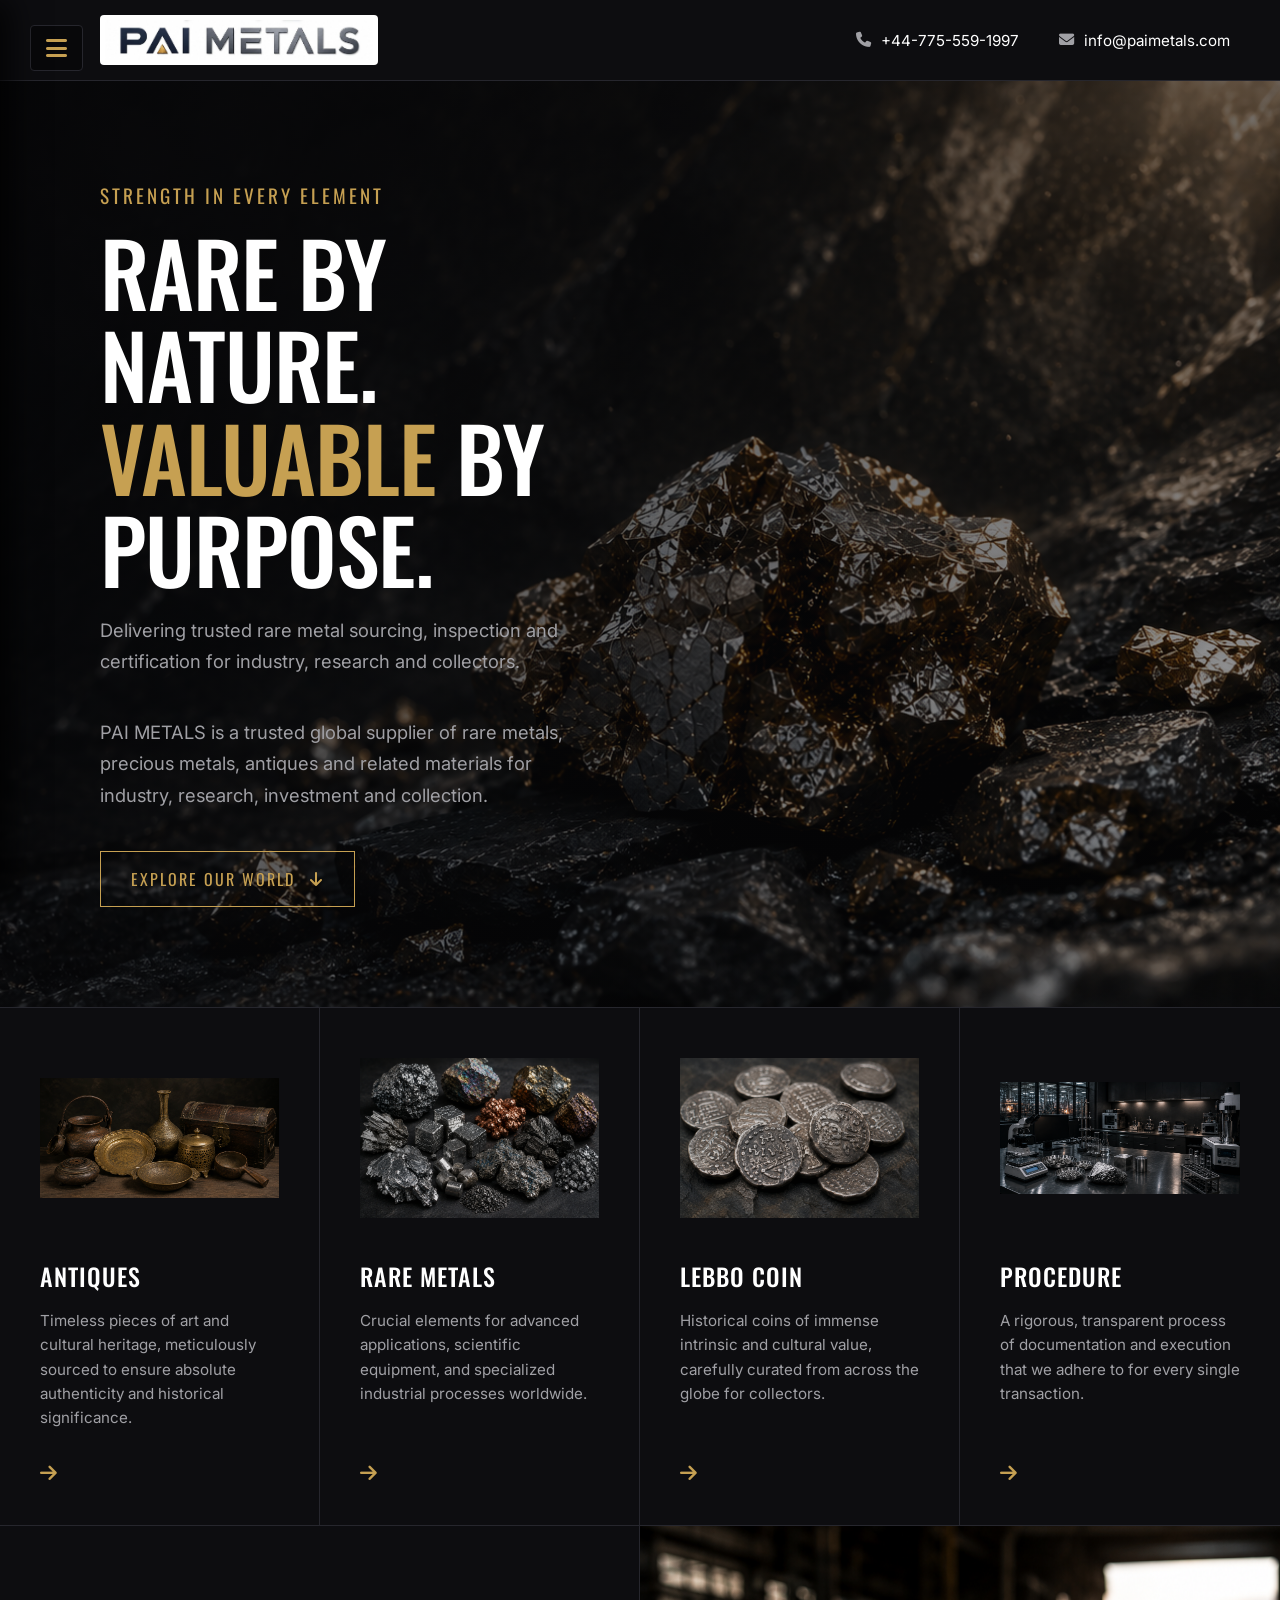
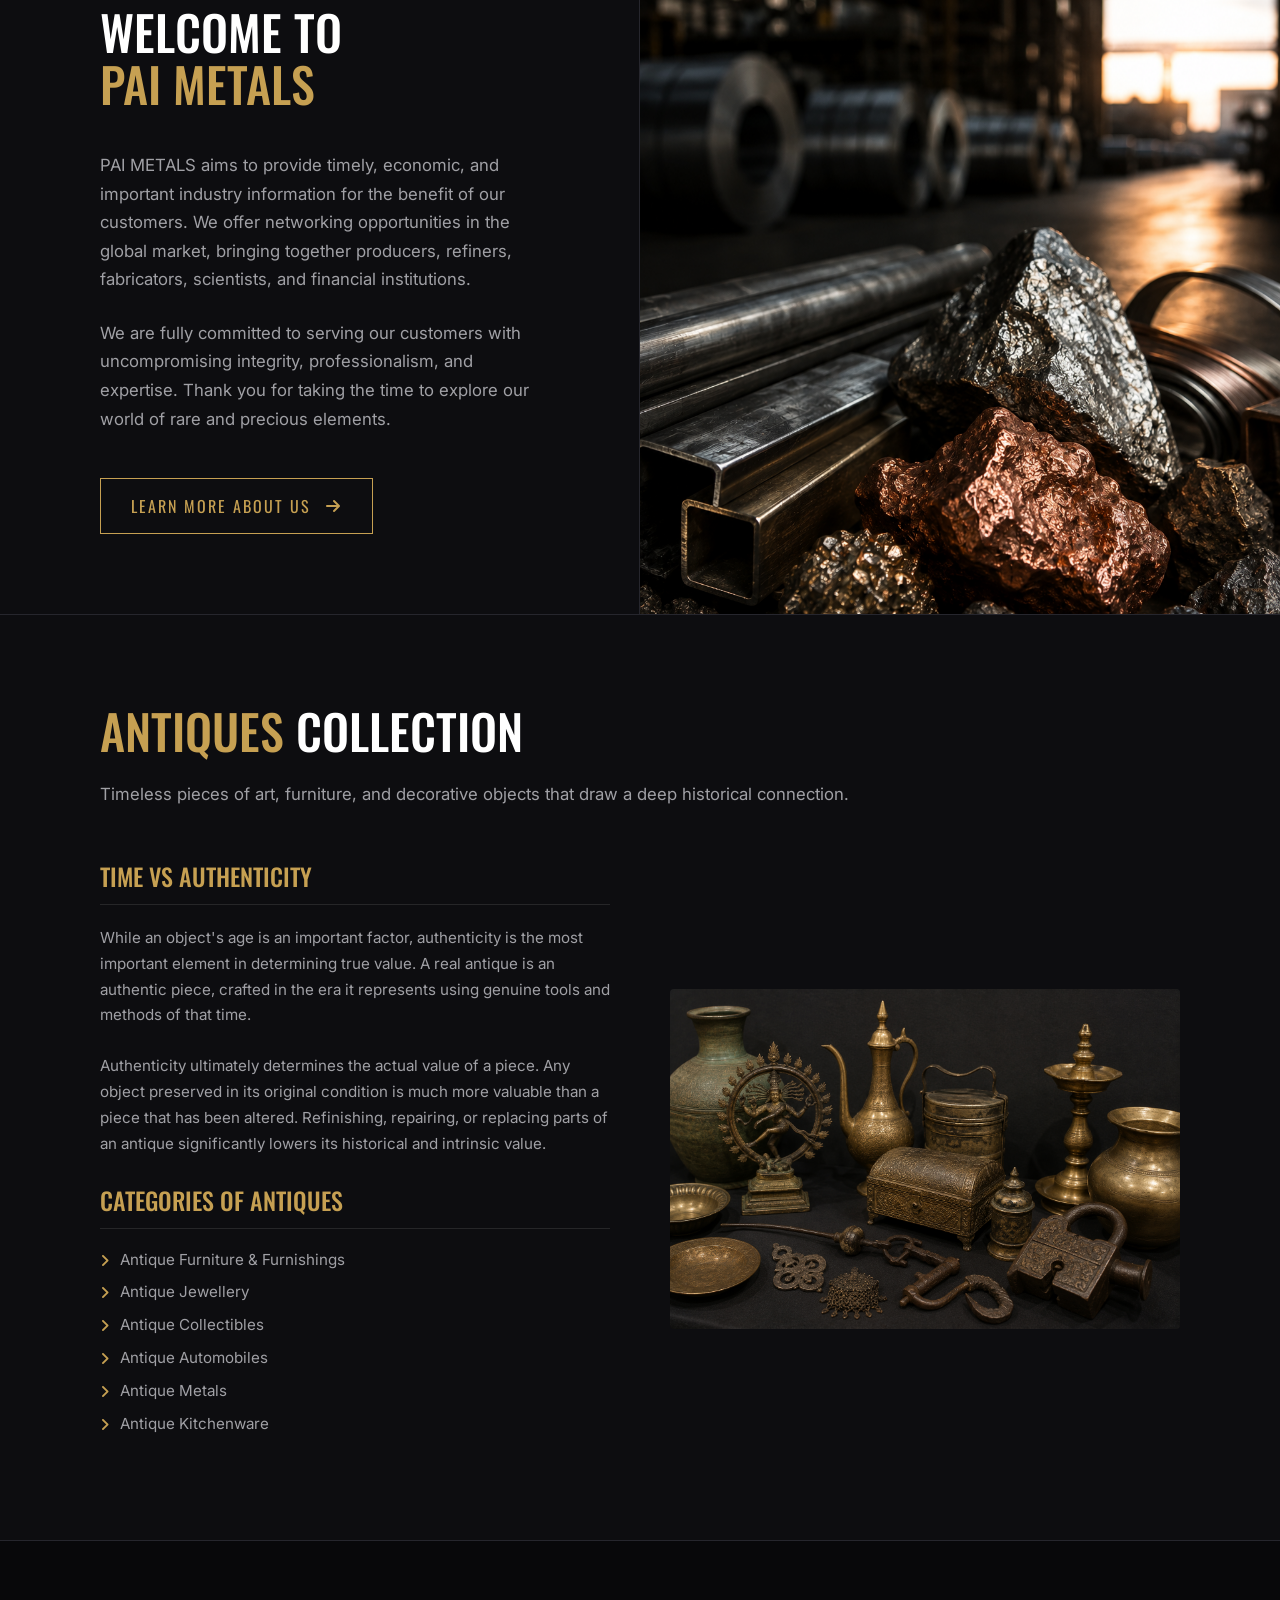
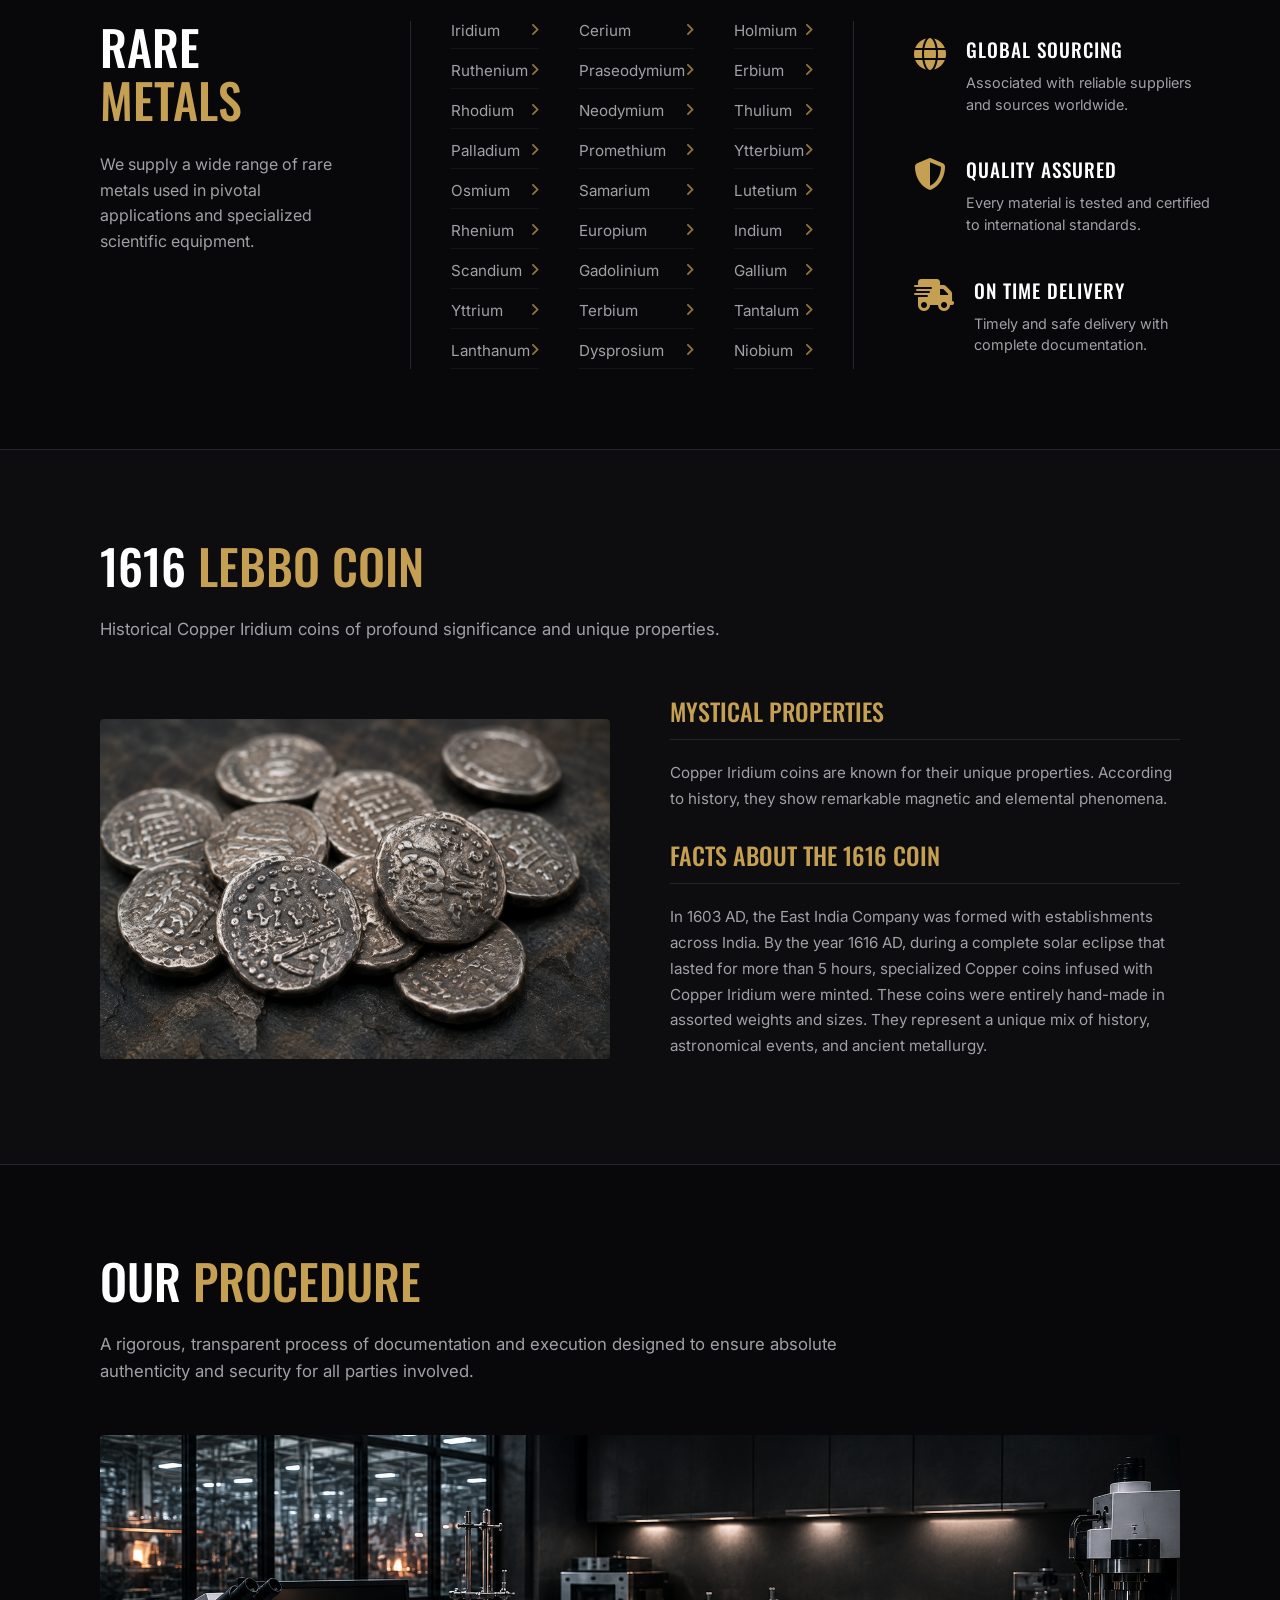
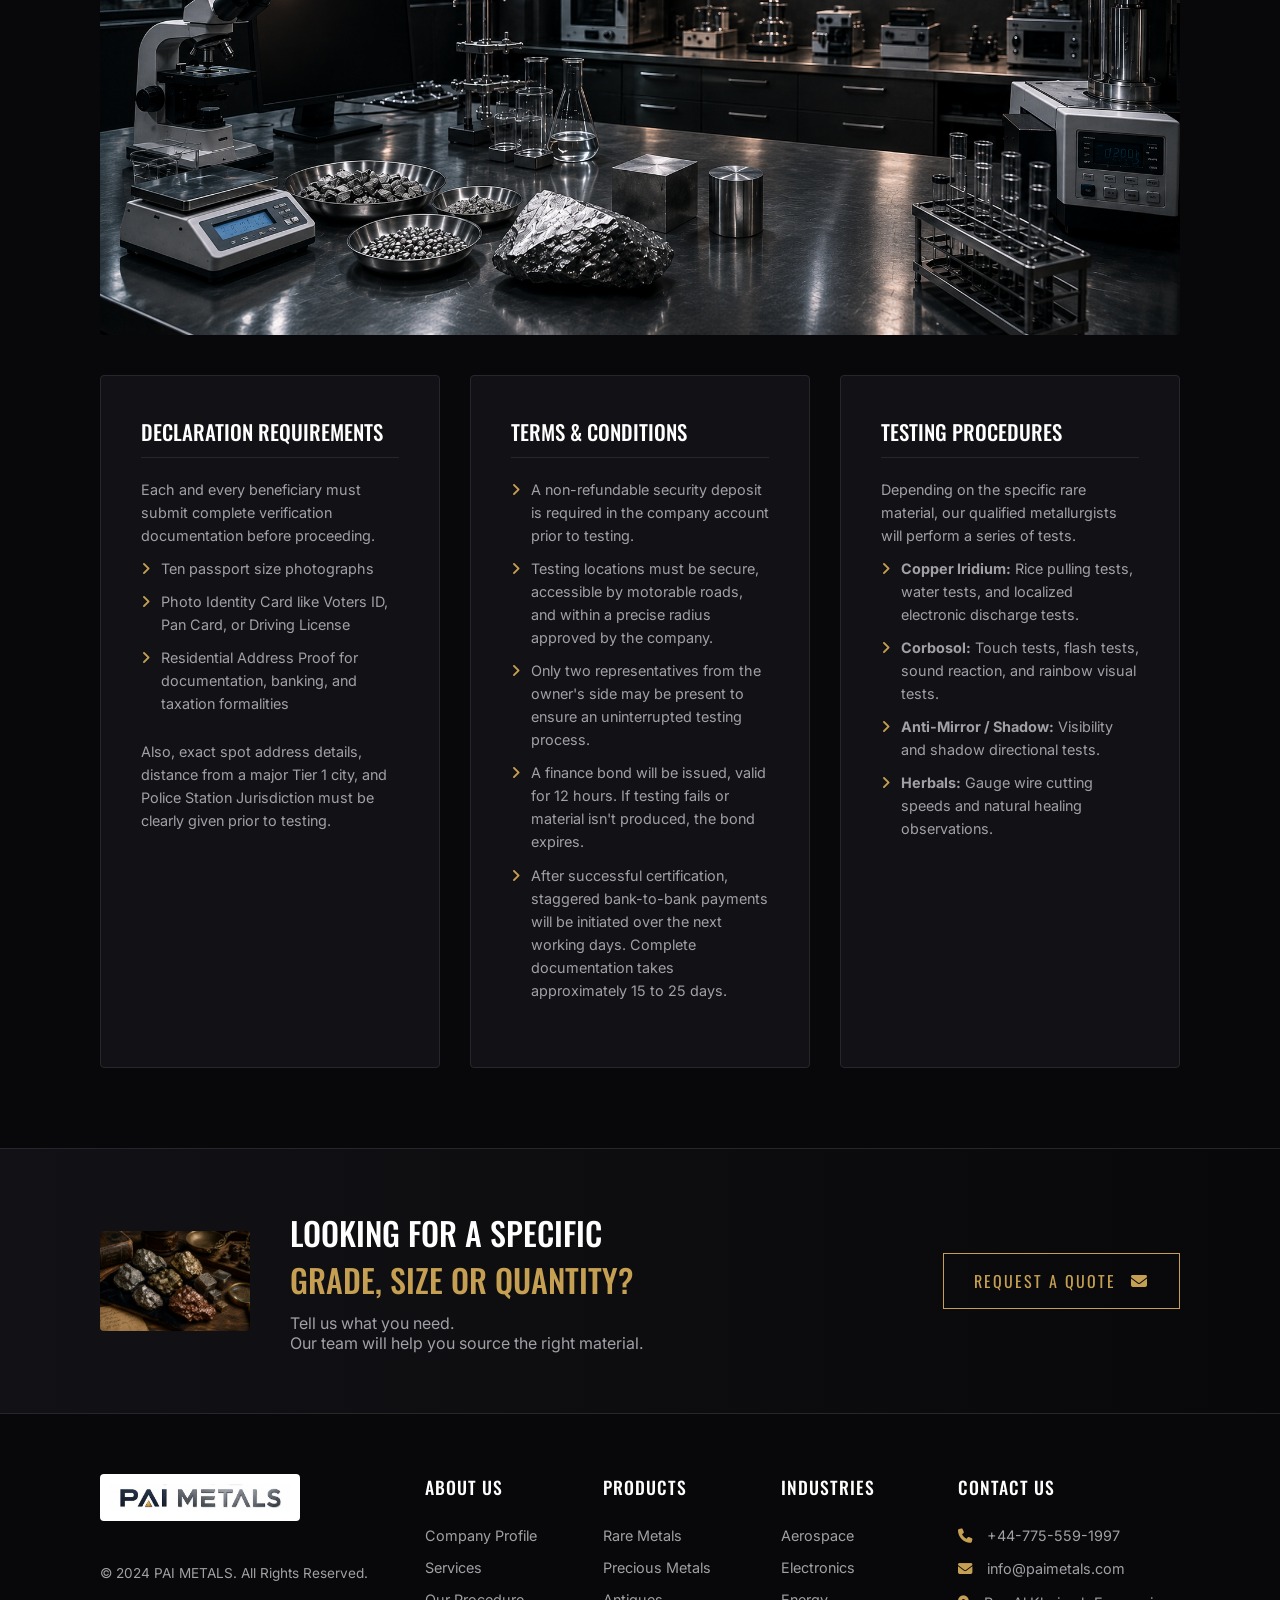
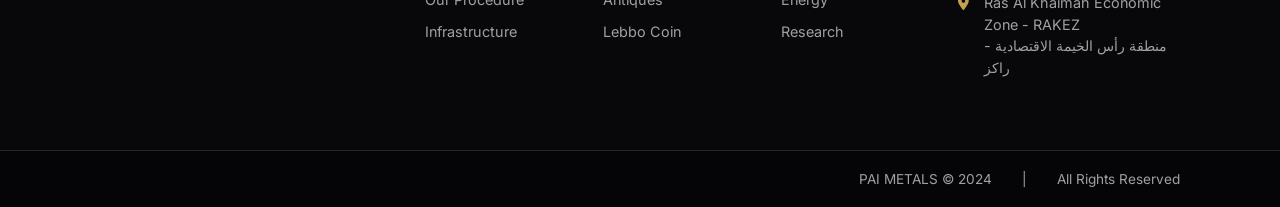
<file: index.html>
<!DOCTYPE html>
<html lang="en">
<head>
    <meta charset="UTF-8">
    <meta name="viewport" content="width=device-width, initial-scale=1.0">
    <title>PAI METALS - Strength in Every Element</title>
    
    <!-- Google Fonts -->
    <link rel="preconnect" href="https://fonts.googleapis.com">
    <link rel="preconnect" href="https://fonts.gstatic.com" crossorigin>
    <link href="https://fonts.googleapis.com/css2?family=Inter:wght@300;400;500&family=Oswald:wght@400;500;600&display=swap" rel="stylesheet">
    
    <!-- Font Awesome -->
    <link rel="stylesheet" href="https://cdnjs.cloudflare.com/ajax/libs/font-awesome/6.4.0/css/all.min.css">

    <link rel="stylesheet" href="assets/styles.css">
</head>
<body>

    <!-- Hamburger Icon -->
    <div class="hamburger-menu" id="hamburger-btn">
        <i class="fa-solid fa-bars"></i>
    </div>

    <!-- Sidebar Overlay -->
    <div class="overlay" id="sidebar-overlay"></div>

    <!-- Off-canvas Sidebar -->
    <aside class="sidebar" id="sidebar-menu">
        <div class="close-btn" id="close-btn"><i class="fa-solid fa-xmark"></i></div>
        <div class="sidebar-logo">
            <a href="#home">
                <img src="assets/paimetals logo.jpeg" alt="PAI METALS ">
            </a>
        </div>
        
        <nav class="nav-menu">
            <ul>
                <li><a href="#home" class="active">HOME <i class="fa-solid fa-chevron-right"></i></a></li>
                <li><a href="about.html">ABOUT US <i class="fa-solid fa-chevron-right"></i></a></li>
                <li><a href="#antiques">ANTIQUES <i class="fa-solid fa-chevron-right"></i></a></li>
                <li><a href="#rare-metals">RARE METALS <i class="fa-solid fa-chevron-right"></i></a></li>
                <li><a href="#lebbo-coin">LEBBO COIN <i class="fa-solid fa-chevron-right"></i></a></li>
                <li><a href="#procedure">PROCEDURE <i class="fa-solid fa-chevron-right"></i></a></li>
                <li><a href="services.html">SERVICES <i class="fa-solid fa-chevron-right"></i></a></li>
            </ul>
        </nav>
    </aside>

    <!-- Main Content -->
    <main class="main-content">
        
        <!-- Top Header -->
        <header class="top-header">
            <div class="header-logo">
                <img src="assets/paimetals logo.jpeg" alt="PAI METALS Logo">
            </div>
            <div class="header-contact">
                <div><i class="fa-solid fa-phone"></i> +44-775-559-1997</div>
                <div><i class="fa-solid fa-envelope"></i> info@paimetals.com</div>
            </div>
        </header>

        <!-- Hero Section -->
        <section id="home" class="hero-section">
            <div class="hero-content">
                <span class="hero-tagline">STRENGTH IN EVERY ELEMENT</span>
                <h1>RARE BY NATURE.<br><span>VALUABLE</span> BY PURPOSE.</h1>
                <p class="hero-subtitle">Delivering trusted rare metal sourcing, inspection and certification for industry, research and collectors.</p>
                <p>PAI METALS is a trusted global supplier of rare metals, precious metals, antiques and related materials for industry, research, investment and collection.</p>
                <a href="#about" class="btn">EXPLORE OUR WORLD <i class="fa-solid fa-arrow-down"></i></a>
            </div>
            <!-- hero background is now set via CSS using local hero.png -->
        </section>

        <!-- Cards Section -->
        <section class="cards-section">
            <div class="card">
                <div class="card-img-wrapper">
<img src="assets/ANTIQUE2.png" alt="Antiques Detail 1">                </div>
                <h3>ANTIQUES</h3>
                <p>Timeless pieces of art and cultural heritage, meticulously sourced to ensure absolute authenticity and historical significance.</p>
                <a href="#antiques" class="arrow"><i class="fa-solid fa-arrow-right"></i></a>
            </div>
            <div class="card">
                <div class="card-img-wrapper">
                     <img src="assets/raremetals.png" alt="Metals">
                </div>
                <h3>RARE METALS</h3>
                <p>Crucial elements for advanced applications, scientific equipment, and specialized industrial processes worldwide.</p>
                <a href="#rare-metals" class="arrow"><i class="fa-solid fa-arrow-right"></i></a>
            </div>
            <div class="card">
                <div class="card-img-wrapper">
                                        <img src="assets/lebo.png" alt="Lebo Coin">
                </div>
                <h3>LEBBO COIN</h3>
                <p>Historical coins of immense intrinsic and cultural value, carefully curated from across the globe for collectors.</p>
                <a href="#lebbo-coin" class="arrow"><i class="fa-solid fa-arrow-right"></i></a>
            </div>
            <div class="card">
                <div class="card-img-wrapper">
                     <img src="assets/lab.png" alt="Lab Process">
                </div>
                <h3>PROCEDURE</h3>
                <p>A rigorous, transparent process of documentation and execution that we adhere to for every single transaction.</p>
                <a href="#procedure" class="arrow"><i class="fa-solid fa-arrow-right"></i></a>
            </div>
        </section>

        <!-- Welcome Section (About Us teaser) -->
        <section id="about" class="welcome-section">
            <div class="welcome-text">
                <h2>WELCOME TO<br><span>PAI METALS</span></h2>
                <p>PAI METALS aims to provide timely, economic, and important industry information for the benefit of our customers. We offer networking opportunities in the global market, bringing together producers, refiners, fabricators, scientists, and financial institutions.</p>
                <p>We are fully committed to serving our customers with uncompromising integrity, professionalism, and expertise. Thank you for taking the time to explore our world of rare and precious elements.</p>
                <a href="about.html" class="btn">LEARN MORE ABOUT US <i class="fa-solid fa-arrow-right"></i></a>
            </div>

            <div class="welcome-images" aria-hidden="true"></div>
        </section>

        <!-- Antiques Section -->
        <section id="antiques" class="content-section">
            <div class="section-header">
                <h2><span>ANTIQUES</span> COLLECTION</h2>
                <p>Timeless pieces of art, furniture, and decorative objects that draw a deep historical connection.</p>
            </div>
            <div class="two-col-layout">
                <div class="text-col">
                    <h3>Time Vs Authenticity</h3>
                    <p>While an object's age is an important factor, authenticity is the most important element in determining true value. A real antique is an authentic piece, crafted in the era it represents using genuine tools and methods of that time.</p>
                    <p>Authenticity ultimately determines the actual value of a piece. Any object preserved in its original condition is much more valuable than a piece that has been altered. Refinishing, repairing, or replacing parts of an antique significantly lowers its historical and intrinsic value.</p>
                    
                    <h3>Categories of Antiques</h3>
                    <ul class="styled-list">
                        <li>Antique Furniture & Furnishings</li>
                        <li>Antique Jewellery</li>
                        <li>Antique Collectibles</li>
                        <li>Antique Automobiles</li>
                        <li>Antique Metals</li>
                        <li>Antique Kitchenware</li>
                    </ul>
                </div>
                <!-- Adding 2 small relevant images as requested -->
                <div class="img-col">
                    <img src="assets/ANTIQUE.png" alt="Antiques Detail 1">
                </div>
            </div>
        </section>

        <!-- Rare Metals Section -->
        <section id="rare-metals" class="content-section alt-bg">
            <div class="rare-metals-layout">
                <div class="rare-metals-header">
                    <h2>RARE<br><span>METALS</span></h2>
                    <p>We supply a wide range of rare metals used in pivotal applications and specialized scientific equipment.</p>
                </div>
                
                <div class="rare-metals-list-wrapper">
                    <ul>
                        <li><a href="http://en.wikipedia.org/wiki/Iridium" target="_blank">Iridium</a></li>
                        <li><a href="http://en.wikipedia.org/wiki/Ruthenium" target="_blank">Ruthenium</a></li>
                        <li><a href="http://en.wikipedia.org/wiki/Rhodium" target="_blank">Rhodium</a></li>
                        <li><a href="http://en.wikipedia.org/wiki/Palladium" target="_blank">Palladium</a></li>
                        <li><a href="http://en.wikipedia.org/wiki/Osmium" target="_blank">Osmium</a></li>
                        <li><a href="http://en.wikipedia.org/wiki/Rhenium" target="_blank">Rhenium</a></li>
                        <li><a href="http://en.wikipedia.org/wiki/Scandium" target="_blank">Scandium</a></li>
                        <li><a href="http://en.wikipedia.org/wiki/Yttrium" target="_blank">Yttrium</a></li>
                        <li><a href="http://en.wikipedia.org/wiki/Lanthanum" target="_blank">Lanthanum</a></li>
                    </ul>
                    <ul>
                        <li><a href="http://en.wikipedia.org/wiki/Cerium" target="_blank">Cerium</a></li>
                        <li><a href="http://en.wikipedia.org/wiki/Praseodymium" target="_blank">Praseodymium</a></li>
                        <li><a href="http://en.wikipedia.org/wiki/Neodymium" target="_blank">Neodymium</a></li>
                        <li><a href="http://en.wikipedia.org/wiki/Promethium" target="_blank">Promethium</a></li>
                        <li><a href="http://en.wikipedia.org/wiki/Samarium" target="_blank">Samarium</a></li>
                        <li><a href="http://en.wikipedia.org/wiki/Europium" target="_blank">Europium</a></li>
                        <li><a href="http://en.wikipedia.org/wiki/Gadolinium" target="_blank">Gadolinium</a></li>
                        <li><a href="http://en.wikipedia.org/wiki/Terbium" target="_blank">Terbium</a></li>
                        <li><a href="http://en.wikipedia.org/wiki/Dysprosium" target="_blank">Dysprosium</a></li>
                    </ul>
                    <ul>
                        <li><a href="http://en.wikipedia.org/wiki/Holmium" target="_blank">Holmium</a></li>
                        <li><a href="http://en.wikipedia.org/wiki/Erbium" target="_blank">Erbium</a></li>
                        <li><a href="http://en.wikipedia.org/wiki/Thulium" target="_blank">Thulium</a></li>
                        <li><a href="http://en.wikipedia.org/wiki/Ytterbium" target="_blank">Ytterbium</a></li>
                        <li><a href="http://en.wikipedia.org/wiki/Lutetium" target="_blank">Lutetium</a></li>
                        <li><a href="http://en.wikipedia.org/wiki/Indium" target="_blank">Indium</a></li>
                        <li><a href="http://en.wikipedia.org/wiki/Gallium" target="_blank">Gallium</a></li>
                        <li><a href="http://en.wikipedia.org/wiki/Tantalum" target="_blank">Tantalum</a></li>
                        <li><a href="http://en.wikipedia.org/wiki/Niobium" target="_blank">Niobium</a></li>
                    </ul>
                </div>
    
                <div class="features-list">
                    <div class="feature-item">
                        <div class="feature-icon"><i class="fa-solid fa-globe"></i></div>
                        <div>
                            <h4>GLOBAL SOURCING</h4>
                            <p>Associated with reliable suppliers and sources worldwide.</p>
                        </div>
                    </div>
                    <div class="feature-item">
                        <div class="feature-icon"><i class="fa-solid fa-shield-halved"></i></div>
                        <div>
                            <h4>QUALITY ASSURED</h4>
                            <p>Every material is tested and certified to international standards.</p>
                        </div>
                    </div>
                    <div class="feature-item">
                        <div class="feature-icon"><i class="fa-solid fa-truck-fast"></i></div>
                        <div>
                            <h4>ON TIME DELIVERY</h4>
                            <p>Timely and safe delivery with complete documentation.</p>
                        </div>
                    </div>
                </div>
            </div>
        </section>

        <!-- Lebbo Coin Section -->
        <section id="lebbo-coin" class="content-section">
            <div class="section-header">
                <h2>1616 <span>LEBBO COIN</span></h2>
                <p>Historical Copper Iridium coins of profound significance and unique properties.</p>
            </div>
            <div class="two-col-layout reverse">
                <div class="text-col">
                    <h3>Mystical Properties</h3>
                    <p>Copper Iridium coins are known for their unique properties. According to history, they show remarkable magnetic and elemental phenomena.</p>
                    
                    <h3>Facts about the 1616 Coin</h3>
                    <p>In 1603 AD, the East India Company was formed with establishments across India. By the year 1616 AD, during a complete solar eclipse that lasted for more than 5 hours, specialized Copper coins infused with Copper Iridium were minted. These coins were entirely hand-made in assorted weights and sizes. They represent a unique mix of history, astronomical events, and ancient metallurgy.</p>
                </div>
                <div class="img-col">
                    <img src="assets/lebo.png" alt="Lebbo Coin Details">
                </div>
            </div>
        </section>

        <!-- Procedure Section -->
        <section id="procedure" class="content-section alt-bg">
            <div class="section-header">
                <h2>OUR <span>PROCEDURE</span></h2>
                <p>A rigorous, transparent process of documentation and execution designed to ensure absolute authenticity and security for all parties involved.</p>
            </div>
            
            <div class="two-col-layout" style="margin-bottom: 40px;">
                 <div class="img-col" style="flex: unset; width: 100%;">
                    <img src="assets/lab.png" alt="Lab Process" style="width: 100%; max-height: 500px; object-fit: cover;">
                 </div>
            </div>

            <div class="procedure-grid">
                <div class="proc-box">
                    <h3>Declaration Requirements</h3>
                    <p>Each and every beneficiary must submit complete verification documentation before proceeding.</p>
                    <ul class="styled-list">
                        <li>Ten passport size photographs</li>
                        <li>Photo Identity Card like Voters ID, Pan Card, or Driving License</li>
                        <li>Residential Address Proof for documentation, banking, and taxation formalities</li>
                    </ul>
                    <p>Also, exact spot address details, distance from a major Tier 1 city, and Police Station Jurisdiction must be clearly given prior to testing.</p>
                </div>
                
                <div class="proc-box">
                    <h3>Terms & Conditions</h3>
                    <ul class="styled-list">
                        <li>A non-refundable security deposit is required in the company account prior to testing.</li>
                        <li>Testing locations must be secure, accessible by motorable roads, and within a precise radius approved by the company.</li>
                        <li>Only two representatives from the owner's side may be present to ensure an uninterrupted testing process.</li>
                        <li>A finance bond will be issued, valid for 12 hours. If testing fails or material isn't produced, the bond expires.</li>
                        <li>After successful certification, staggered bank-to-bank payments will be initiated over the next working days. Complete documentation takes approximately 15 to 25 days.</li>
                    </ul>
                </div>
                
                <div class="proc-box">
                    <h3>Testing Procedures</h3>
                    <p>Depending on the specific rare material, our qualified metallurgists will perform a series of tests.</p>
                    <ul class="styled-list">
                        <li><strong>Copper Iridium:</strong> Rice pulling tests, water tests, and localized electronic discharge tests.</li>
                        <li><strong>Corbosol:</strong> Touch tests, flash tests, sound reaction, and rainbow visual tests.</li>
                        <li><strong>Anti-Mirror / Shadow:</strong> Visibility and shadow directional tests.</li>
                        <li><strong>Herbals:</strong> Gauge wire cutting speeds and natural healing observations.</li>
                    </ul>
                </div>
            </div>
        </section>

        <!-- CTA Section -->
        <section class="cta-section">
            <div class="cta-content">
                <div class="cta-image">
                     <img src="assets/raremetals2.png" alt="Metals">
                </div>
                <div class="cta-text">
                    <h3>LOOKING FOR A SPECIFIC<br><span>GRADE, SIZE OR QUANTITY?</span></h3>
                    <p>Tell us what you need.<br>Our team will help you source the right material.</p>
                </div>
            </div>
            <a href="mailto:info@paimetals.com" class="btn">REQUEST A QUOTE <i class="fa-solid fa-envelope"></i></a>
        </section>

        <!-- Footer -->
        <footer class="footer-section">
            <div class="footer-brand">
                <img src="assets/paimetals logo.jpeg" alt="PAI METALS Logo" style="max-width: 200px; background: white; padding: 10px; border-radius: 4px;">
                <p>© 2024 PAI METALS. All Rights Reserved.</p>
            </div>
            
            <div class="footer-col">
                <h5>ABOUT US</h5>
                <ul>
                    <li><a href="about.html">Company Profile</a></li>
                    <li><a href="services.html">Services</a></li>
                    <li><a href="#procedure">Our Procedure</a></li>
                    <li><a href="#">Infrastructure</a></li>
                </ul>
            </div>

            <div class="footer-col">
                <h5>PRODUCTS</h5>
                <ul>
                    <li><a href="#rare-metals">Rare Metals</a></li>
                    <li><a href="#">Precious Metals</a></li>
                    <li><a href="#antiques">Antiques</a></li>
                    <li><a href="#lebbo-coin">Lebbo Coin</a></li>
                </ul>
            </div>

            <div class="footer-col">
                <h5>INDUSTRIES</h5>
                <ul>
                    <li><a href="#">Aerospace</a></li>
                    <li><a href="#">Electronics</a></li>
                    <li><a href="#">Energy</a></li>
                    <li><a href="#">Research</a></li>
                </ul>
            </div>

            <div class="footer-col footer-contact">
                <h5>CONTACT US</h5>
                <ul>
                    <li>
                        <i class="fa-solid fa-phone"></i> 
                        <span>+44-775-559-1997</span>
                    </li>
                    <li>
                        <i class="fa-solid fa-envelope"></i> 
                        <span>info@paimetals.com</span>
                    </li>
                    <li>
                        <i class="fa-solid fa-location-dot"></i> 
                        <span>Ras Al Khaimah Economic Zone - RAKEZ<br>منطقة رأس الخيمة الاقتصادية - راكز</span>
                    </li>
                </ul>
            </div>
        </footer>
        
        <div class="footer-bottom">
            <a href="#">PAI METALS © 2024</a>
            <span>|</span>
            <a href="#">All Rights Reserved</a>
        </div>
        
    </main>

    <script>
        // Sidebar Toggle Logic
        const hamburgerBtn = document.getElementById('hamburger-btn');
        const sidebarMenu = document.getElementById('sidebar-menu');
        const closeBtn = document.getElementById('close-btn');
        const sidebarOverlay = document.getElementById('sidebar-overlay');
        const navLinks = document.querySelectorAll('.nav-menu a');

        function toggleMenu() {
            sidebarMenu.classList.toggle('active');
            sidebarOverlay.classList.toggle('active');
        }

        hamburgerBtn.addEventListener('click', toggleMenu);
        closeBtn.addEventListener('click', toggleMenu);
        sidebarOverlay.addEventListener('click', toggleMenu);

        // Close sidebar when clicking a link
        navLinks.forEach(link => {
            link.addEventListener('click', () => {
                sidebarMenu.classList.remove('active');
                sidebarOverlay.classList.remove('active');
            });
        });
    </script>
</body>
</html>
</file>
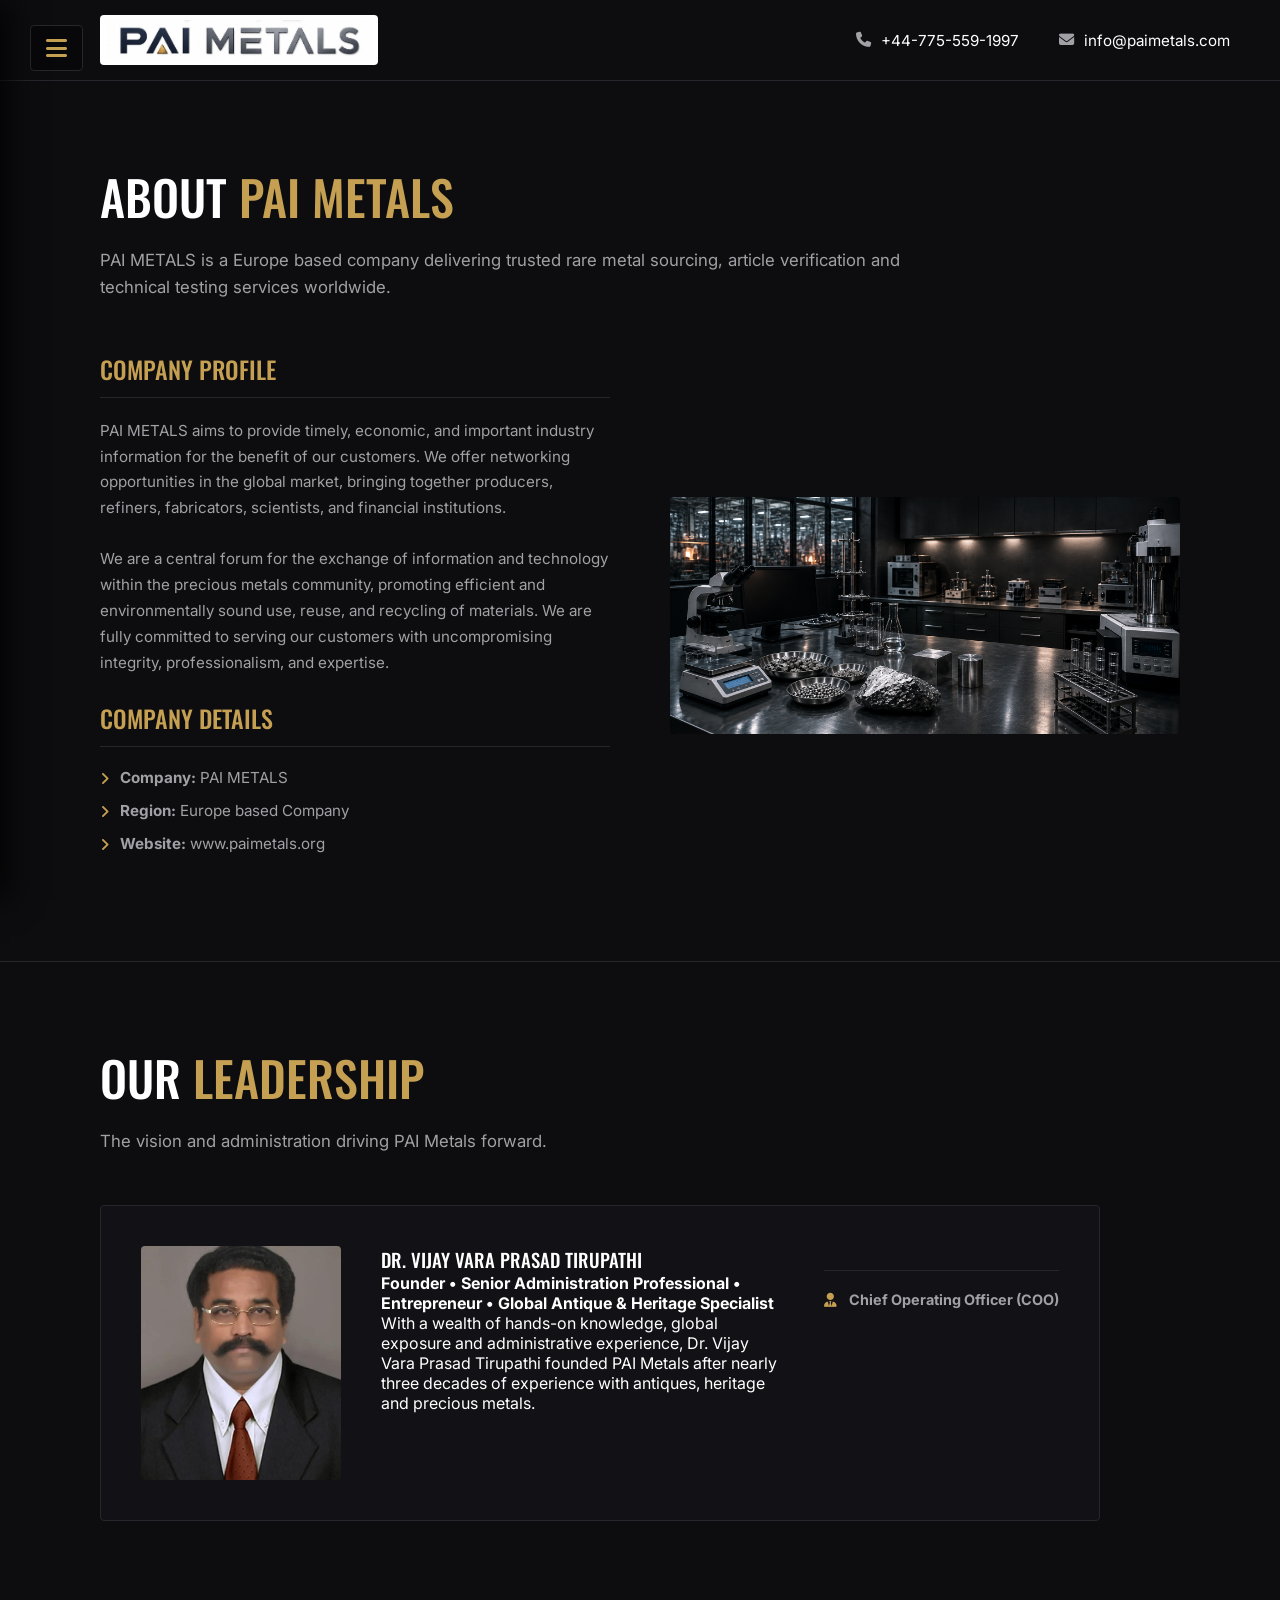
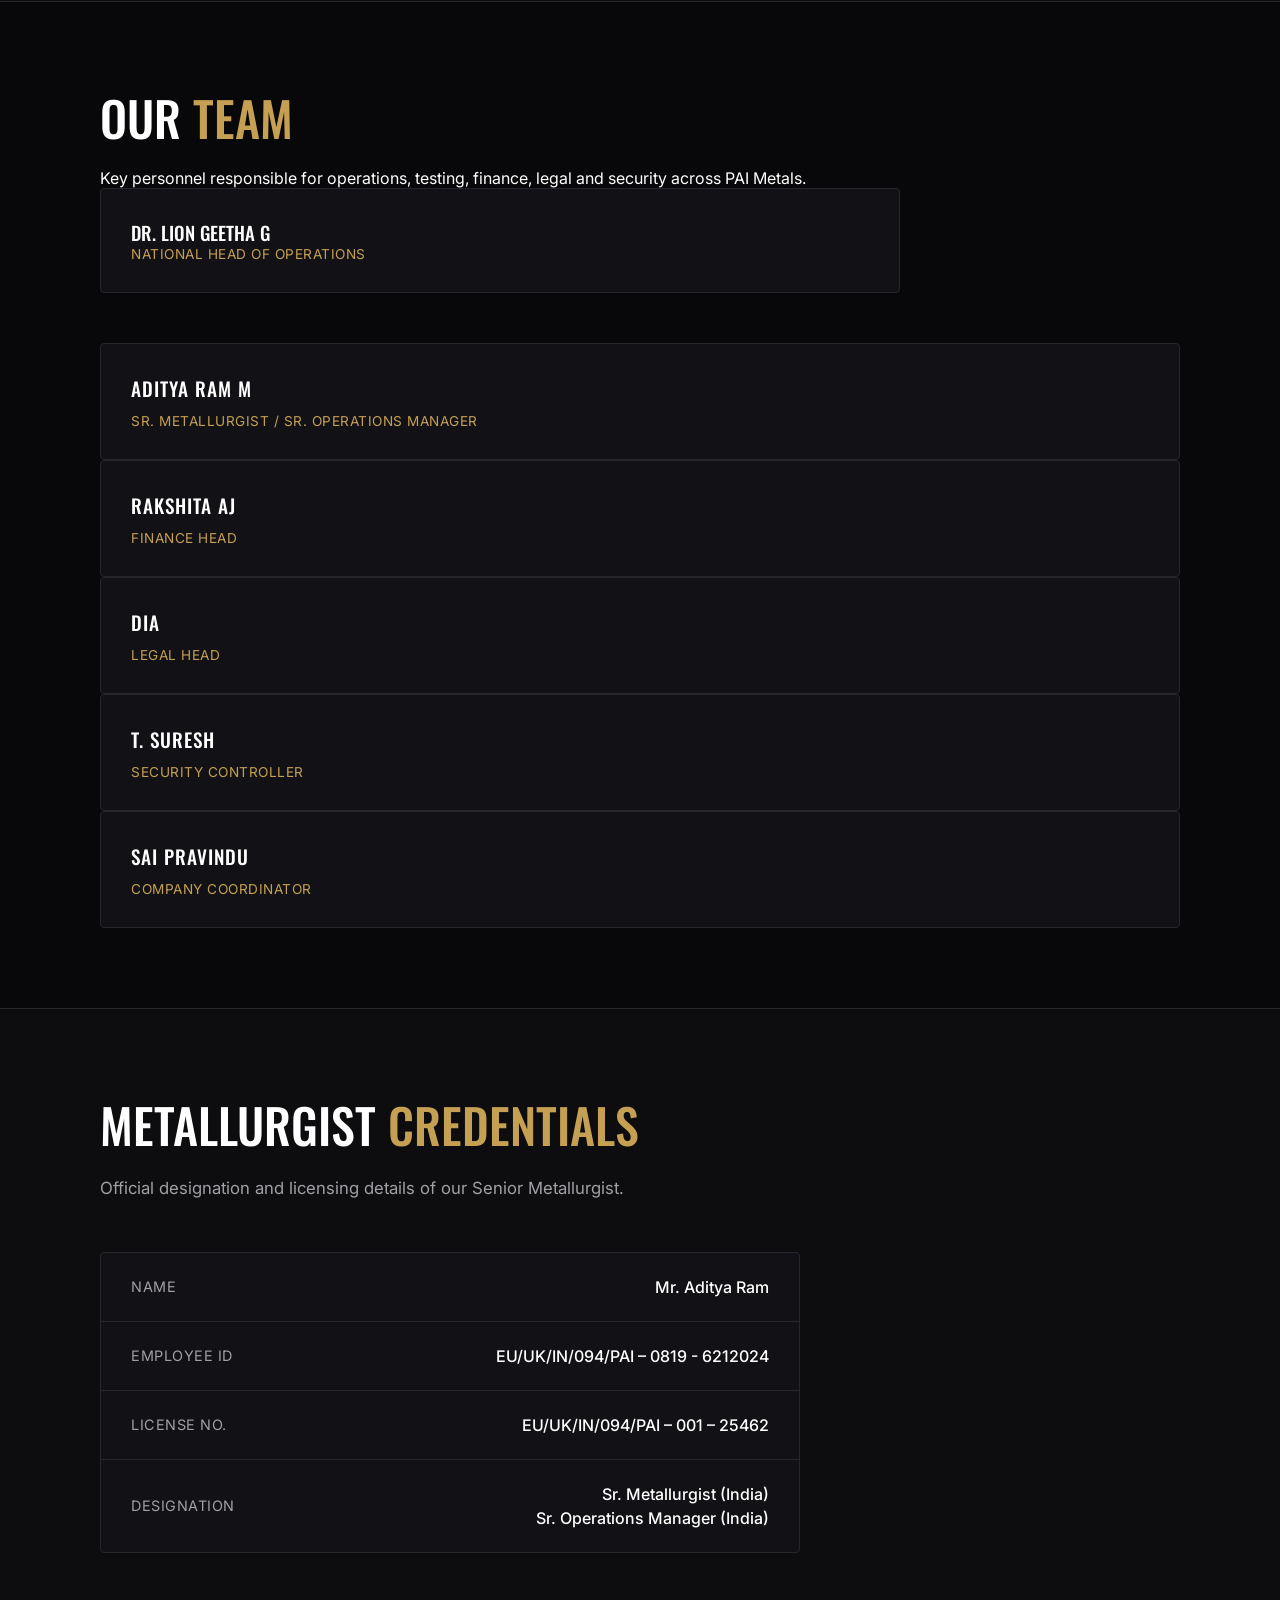
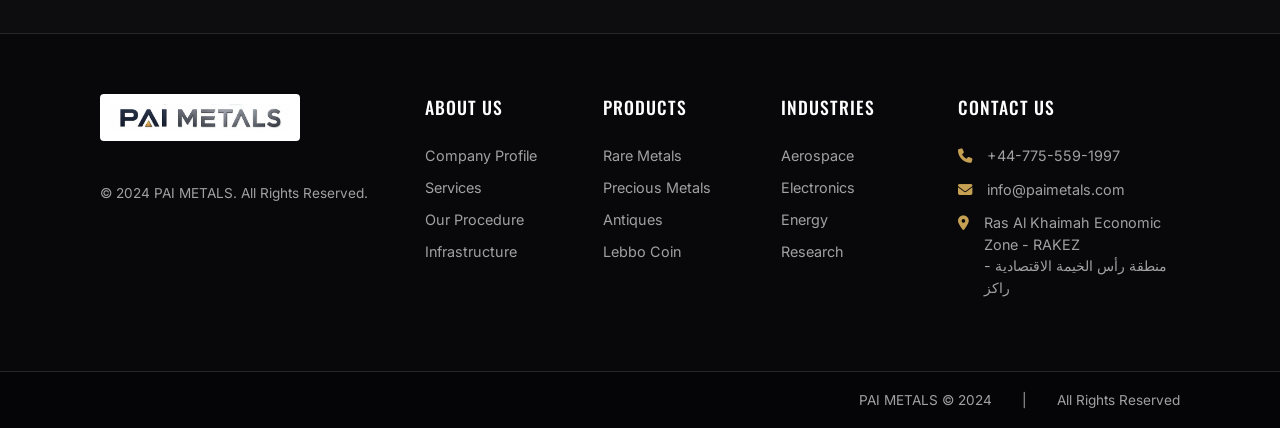
<file: about.html>
<!DOCTYPE html>
<html lang="en">
<head>
    <meta charset="UTF-8">
    <meta name="viewport" content="width=device-width, initial-scale=1.0">
    <title>About Us - PAI METALS</title>

    <!-- Google Fonts -->
    <link rel="preconnect" href="https://fonts.googleapis.com">
    <link rel="preconnect" href="https://fonts.gstatic.com" crossorigin>
    <link href="https://fonts.googleapis.com/css2?family=Inter:wght@300;400;500&family=Oswald:wght@400;500;600&display=swap" rel="stylesheet">

    <!-- Font Awesome -->
    <link rel="stylesheet" href="https://cdnjs.cloudflare.com/ajax/libs/font-awesome/6.4.0/css/all.min.css">

    <link rel="stylesheet" href="assets/styles.css">
</head>
<body>

    <!-- Hamburger Icon -->
    <div class="hamburger-menu" id="hamburger-btn">
        <i class="fa-solid fa-bars"></i>
    </div>

    <!-- Sidebar Overlay -->
    <div class="overlay" id="sidebar-overlay"></div>

    <!-- Off-canvas Sidebar -->
    <aside class="sidebar" id="sidebar-menu">
        <div class="close-btn" id="close-btn"><i class="fa-solid fa-xmark"></i></div>
        <div class="sidebar-logo">
            <a href="index.html#home">
                <img src="assets/paimetals logo.jpeg" alt="PAI METALS ">
            </a>
        </div>

        <nav class="nav-menu">
            <ul>
                <li><a href="index.html#home">HOME <i class="fa-solid fa-chevron-right"></i></a></li>
                <li><a href="about.html" class="active">ABOUT US <i class="fa-solid fa-chevron-right"></i></a></li>
                <li><a href="index.html#antiques">ANTIQUES <i class="fa-solid fa-chevron-right"></i></a></li>
                <li><a href="index.html#rare-metals">RARE METALS <i class="fa-solid fa-chevron-right"></i></a></li>
                <li><a href="index.html#lebbo-coin">LEBBO COIN <i class="fa-solid fa-chevron-right"></i></a></li>
                <li><a href="index.html#procedure">PROCEDURE <i class="fa-solid fa-chevron-right"></i></a></li>
                <li><a href="services.html">SERVICES <i class="fa-solid fa-chevron-right"></i></a></li>
            </ul>
        </nav>
    </aside>

    <!-- Main Content -->
    <main class="main-content">

        <!-- Top Header -->
        <header class="top-header">
            <div class="header-logo">
                <img src="assets/paimetals logo.jpeg" alt="PAI METALS Logo">
            </div>
            <div class="header-contact">
                <div><i class="fa-solid fa-phone"></i> +44-775-559-1997</div>
                <div><i class="fa-solid fa-envelope"></i> info@paimetals.com</div>
            </div>
        </header>

        <!-- Company Profile -->
        <section class="content-section">
            <div class="section-header">
                <h2>ABOUT <span>PAI METALS</span></h2>
                <p class="about-lead">PAI METALS is a Europe based company delivering trusted rare metal sourcing, article verification and technical testing services worldwide.</p>
            </div>
            <div class="two-col-layout">
                <div class="text-col">
                    <h3>Company Profile</h3>
                    <p>PAI METALS aims to provide timely, economic, and important industry information for the benefit of our customers. We offer networking opportunities in the global market, bringing together producers, refiners, fabricators, scientists, and financial institutions.</p>
                    <p>We are a central forum for the exchange of information and technology within the precious metals community, promoting efficient and environmentally sound use, reuse, and recycling of materials. We are fully committed to serving our customers with uncompromising integrity, professionalism, and expertise.</p>

                    <h3>Company Details</h3>
                    <ul class="styled-list">
                        <li><strong>Company:</strong> PAI METALS</li>
                        <li><strong>Region:</strong> Europe based Company</li>
                        <li><strong>Website:</strong> <a href="https://www.paimetals.org/" target="_blank" rel="noopener">www.paimetals.org</a></li>
                    </ul>
                </div>
                <div class="img-col">
                    <img src="assets/lab.png" alt="PAI METALS Facility">
                </div>
            </div>
        </section>
        <!-- Leadership / Founder -->
<section class="content-section">
    <div class="section-header">
        <h2>OUR <span>LEADERSHIP</span></h2>
        <p>The vision and administration driving PAI Metals forward.</p>
    </div>

    <div class="founder-profile">
        <div class="founder-photo">
            <img src="assets/vijay-vara-prasad.jpg" alt="Dr. Vijay Vara Prasad Tirupathi">
        </div>

        <div class="founder-body">
            <h3>Dr. Vijay Vara Prasad Tirupathi</h3>
            <p>
                <strong>Founder &bull; Senior Administration Professional &bull; Entrepreneur &bull; Global Antique &amp; Heritage Specialist</strong>
            </p>
            <p>
                With a wealth of hands-on knowledge, global exposure and administrative experience, Dr. Vijay Vara Prasad Tirupathi founded PAI Metals after nearly three decades of experience with antiques, heritage and precious metals.
            </p>
        </div>

        <div class="founder-contact">
            <i class="fa-solid fa-user-tie"></i>
            <strong>Chief Operating Officer (COO)</strong>
        </div>
    </div>
</section>

        <!-- Team / Personnel -->
        <section class="content-section alt-bg">
            <div class="section-header">
                <h2>OUR <span>TEAM</span></h2
                <p>Key personnel responsible for operations, testing, finance, legal and security across PAI Metals.</p>

                    <!-- <span class="phone"><i class="fa-solid fa-phone"></i>+91 81470 55855</span> -->
        <div class="info-card">
    <h3>Dr. Lion Geetha G</h3>
    <span class="role">National Head of Operations</span>
        </div>
                </div>
                <div class="info-card">
                    <h4>Aditya Ram M</h4>
                    <span class="role">Sr. Metallurgist / Sr. Operations Manager</span>
                    <!-- <span class="phone">
                        <i class="fa-solid fa-phone"></i>+91 91829 87930
                    </span> -->
                </div>
                <div class="info-card">
                    <h4>Rakshita AJ</h4>
                    <span class="role">Finance Head</span>
                </div>
                <div class="info-card">
                    <h4>Dia</h4>
                    <span class="role">Legal Head</span>
                </div>
                <div class="info-card">
                    <h4>T. Suresh</h4>
                    <span class="role">Security Controller</span>
                </div>
                <div class="info-card">
                    <h4>Sai Pravindu</h4>
                    <span class="role">Company Coordinator</span>
                </div>
            </div>
        </section>

        <!-- Metallurgist Credentials -->
        <section class="content-section">
            <div class="section-header">
                <h2>METALLURGIST <span>CREDENTIALS</span></h2>
                <p>Official designation and licensing details of our Senior Metallurgist.</p>
            </div>
            <div class="credential-card">
                <div class="credential-row">
                    <span>Name</span>
                    <strong>Mr. Aditya Ram</strong>
                </div>
                <div class="credential-row">
                    <span>Employee ID</span>
                    <strong>EU/UK/IN/094/PAI &ndash; 0819 - 6212024</strong>
                </div>
                <div class="credential-row">
                    <span>License No.</span>
                    <strong>EU/UK/IN/094/PAI &ndash; 001 &ndash; 25462</strong>
                </div>
                <div class="credential-row">
                    <span>Designation</span>
                    <strong>Sr. Metallurgist (India)<br>Sr. Operations Manager (India)</strong>
                </div>
                <!-- <div class="credential-row">
                    <span>Contact</span>
                    <strong>+91 91829 87930</strong>
                </div> -->
            </div>
        </section>

        <!-- Footer -->
        <footer class="footer-section">
            <div class="footer-brand">
                <img src="assets/paimetals logo.jpeg" alt="PAI METALS Logo" style="max-width: 200px; background: white; padding: 10px; border-radius: 4px;">
                <p>© 2024 PAI METALS. All Rights Reserved.</p>
            </div>

            <div class="footer-col">
                <h5>ABOUT US</h5>
                <ul>
                    <li><a href="about.html">Company Profile</a></li>
                    <li><a href="services.html">Services</a></li>
                    <li><a href="index.html#procedure">Our Procedure</a></li>
                    <li><a href="#">Infrastructure</a></li>
                </ul>
            </div>

            <div class="footer-col">
                <h5>PRODUCTS</h5>
                <ul>
                    <li><a href="index.html#rare-metals">Rare Metals</a></li>
                    <li><a href="#">Precious Metals</a></li>
                    <li><a href="index.html#antiques">Antiques</a></li>
                    <li><a href="index.html#lebbo-coin">Lebbo Coin</a></li>
                </ul>
            </div>

            <div class="footer-col">
                <h5>INDUSTRIES</h5>
                <ul>
                    <li><a href="#">Aerospace</a></li>
                    <li><a href="#">Electronics</a></li>
                    <li><a href="#">Energy</a></li>
                    <li><a href="#">Research</a></li>
                </ul>
            </div>

            <div class="footer-col footer-contact">
                <h5>CONTACT US</h5>
                <ul>
                    <li>
                        <i class="fa-solid fa-phone"></i>
                        <span>+44-775-559-1997</span>
                    </li>
                    <li>
                        <i class="fa-solid fa-envelope"></i>
                        <span>info@paimetals.com</span>
                    </li>
                    <li>
                        <i class="fa-solid fa-location-dot"></i>
                        <span>Ras Al Khaimah Economic Zone - RAKEZ<br>منطقة رأس الخيمة الاقتصادية - راكز</span>
                    </li>
                </ul>
            </div>
        </footer>

        <div class="footer-bottom">
            <a href="#">PAI METALS © 2024</a>
            <span>|</span>
            <a href="#">All Rights Reserved</a>
        </div>

    </main>

    <script>
        // Sidebar Toggle Logic
        const hamburgerBtn = document.getElementById('hamburger-btn');
        const sidebarMenu = document.getElementById('sidebar-menu');
        const closeBtn = document.getElementById('close-btn');
        const sidebarOverlay = document.getElementById('sidebar-overlay');
        const navLinks = document.querySelectorAll('.nav-menu a');

        function toggleMenu() {
            sidebarMenu.classList.toggle('active');
            sidebarOverlay.classList.toggle('active');
        }

        hamburgerBtn.addEventListener('click', toggleMenu);
        closeBtn.addEventListener('click', toggleMenu);
        sidebarOverlay.addEventListener('click', toggleMenu);

        // Close sidebar when clicking a link
        navLinks.forEach(link => {
            link.addEventListener('click', () => {
                sidebarMenu.classList.remove('active');
                sidebarOverlay.classList.remove('active');
            });
        });
    </script>
</body>
</html>
</file>
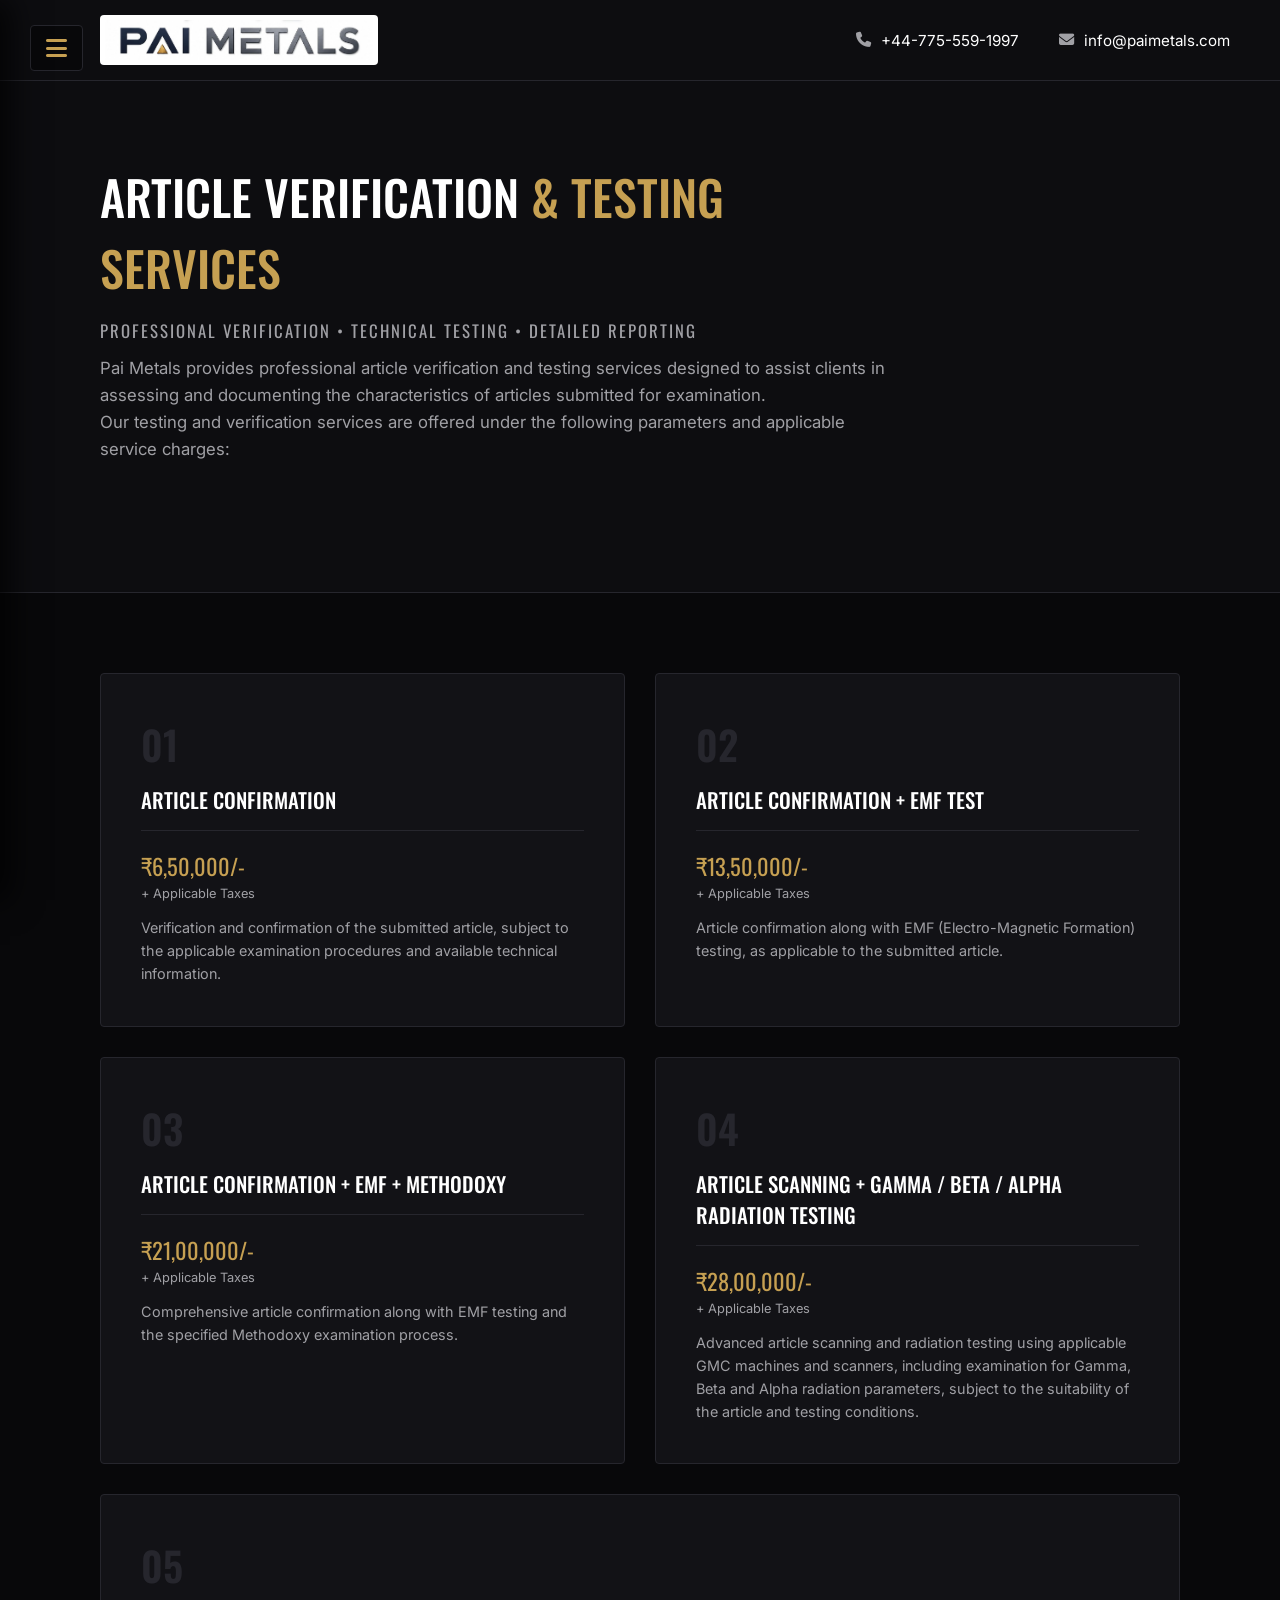
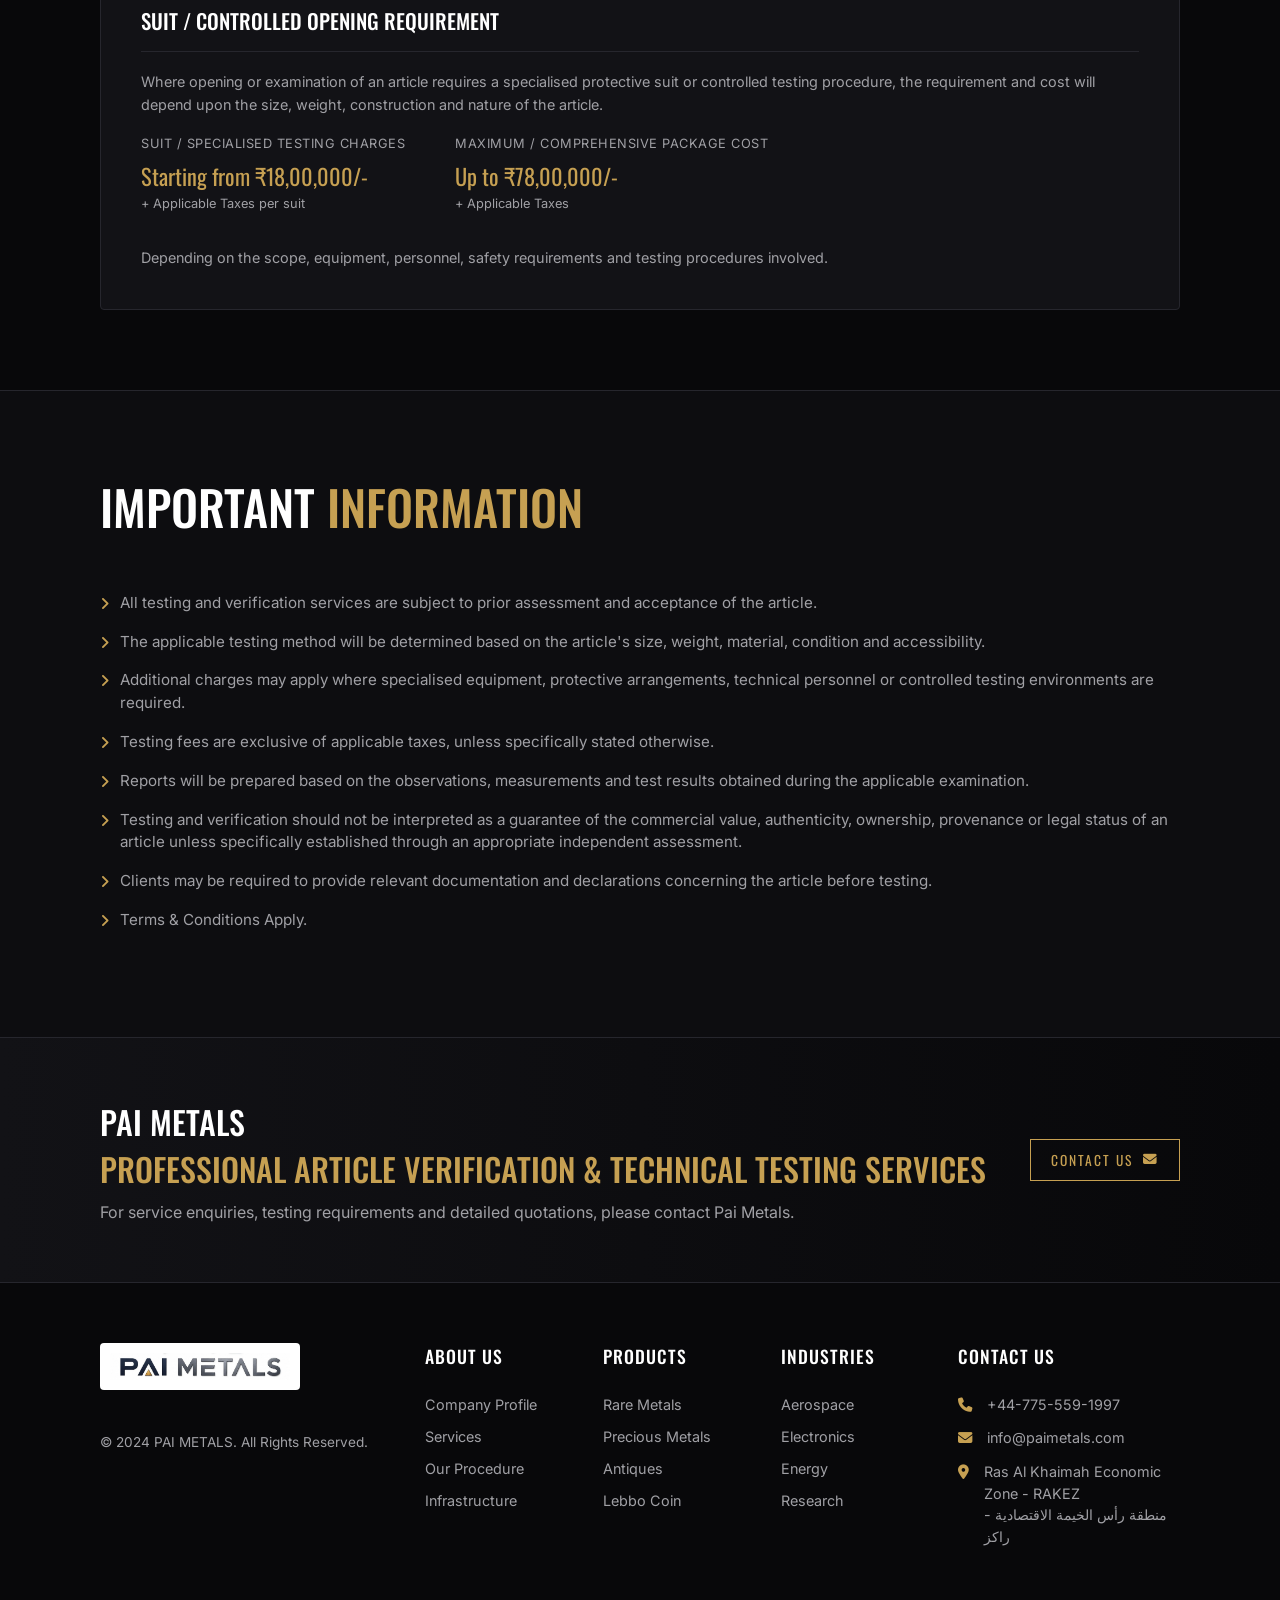
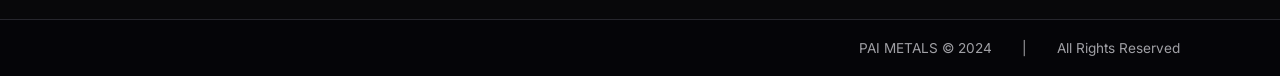
<file: services.html>
<!DOCTYPE html>
<html lang="en">
<head>
    <meta charset="UTF-8">
    <meta name="viewport" content="width=device-width, initial-scale=1.0">
    <title>Services - PAI METALS</title>

    <!-- Google Fonts -->
    <link rel="preconnect" href="https://fonts.googleapis.com">
    <link rel="preconnect" href="https://fonts.gstatic.com" crossorigin>
    <link href="https://fonts.googleapis.com/css2?family=Inter:wght@300;400;500&family=Oswald:wght@400;500;600&display=swap" rel="stylesheet">

    <!-- Font Awesome -->
    <link rel="stylesheet" href="https://cdnjs.cloudflare.com/ajax/libs/font-awesome/6.4.0/css/all.min.css">

    <link rel="stylesheet" href="assets/styles.css">
</head>
<body>

    <!-- Hamburger Icon -->
    <div class="hamburger-menu" id="hamburger-btn">
        <i class="fa-solid fa-bars"></i>
    </div>

    <!-- Sidebar Overlay -->
    <div class="overlay" id="sidebar-overlay"></div>

    <!-- Off-canvas Sidebar -->
    <aside class="sidebar" id="sidebar-menu">
        <div class="close-btn" id="close-btn"><i class="fa-solid fa-xmark"></i></div>
        <div class="sidebar-logo">
            <a href="index.html#home">
                <img src="assets/paimetals logo.jpeg" alt="PAI METALS ">
            </a>
        </div>

        <nav class="nav-menu">
            <ul>
                <li><a href="index.html#home">HOME <i class="fa-solid fa-chevron-right"></i></a></li>
                <li><a href="about.html">ABOUT US <i class="fa-solid fa-chevron-right"></i></a></li>
                <li><a href="index.html#antiques">ANTIQUES <i class="fa-solid fa-chevron-right"></i></a></li>
                <li><a href="index.html#rare-metals">RARE METALS <i class="fa-solid fa-chevron-right"></i></a></li>
                <li><a href="index.html#lebbo-coin">LEBBO COIN <i class="fa-solid fa-chevron-right"></i></a></li>
                <li><a href="index.html#procedure">PROCEDURE <i class="fa-solid fa-chevron-right"></i></a></li>
                <li><a href="services.html" class="active">SERVICES <i class="fa-solid fa-chevron-right"></i></a></li>
            </ul>
        </nav>
    </aside>

    <!-- Main Content -->
    <main class="main-content">

        <!-- Top Header -->
        <header class="top-header">
            <div class="header-logo">
                <img src="assets/paimetals logo.jpeg" alt="PAI METALS Logo">
            </div>
            <div class="header-contact">
                <div><i class="fa-solid fa-phone"></i> +44-775-559-1997</div>
                <div><i class="fa-solid fa-envelope"></i> info@paimetals.com</div>
            </div>
        </header>

        <!-- Services Intro -->
        <section class="content-section">
            <div class="section-header">
                <h2>ARTICLE VERIFICATION <span>&amp; TESTING SERVICES</span></h2>
                <p class="services-tagline">PROFESSIONAL VERIFICATION &bull; TECHNICAL TESTING &bull; DETAILED REPORTING</p>
                <p>Pai Metals provides professional article verification and testing services designed to assist clients in assessing and documenting the characteristics of articles submitted for examination.</p>
                <p>Our testing and verification services are offered under the following parameters and applicable service charges:</p>
            </div>
        </section>

        <!-- Service Tiers -->
        <section class="content-section alt-bg">
            <div class="service-tiers">
                <div class="service-tier">
                    <div class="tier-index">01</div>
                    <h3>Article Confirmation</h3>
                    <div class="tier-price">&#8377;6,50,000/- <span>+ Applicable Taxes</span></div>
                    <p>Verification and confirmation of the submitted article, subject to the applicable examination procedures and available technical information.</p>
                </div>

                <div class="service-tier">
                    <div class="tier-index">02</div>
                    <h3>Article Confirmation + EMF Test</h3>
                    <div class="tier-price">&#8377;13,50,000/- <span>+ Applicable Taxes</span></div>
                    <p>Article confirmation along with EMF (Electro-Magnetic Formation) testing, as applicable to the submitted article.</p>
                </div>

                <div class="service-tier">
                    <div class="tier-index">03</div>
                    <h3>Article Confirmation + EMF + Methodoxy</h3>
                    <div class="tier-price">&#8377;21,00,000/- <span>+ Applicable Taxes</span></div>
                    <p>Comprehensive article confirmation along with EMF testing and the specified Methodoxy examination process.</p>
                </div>

                <div class="service-tier">
                    <div class="tier-index">04</div>
                    <h3>Article Scanning + Gamma / Beta / Alpha Radiation Testing</h3>
                    <div class="tier-price">&#8377;28,00,000/- <span>+ Applicable Taxes</span></div>
                    <p>Advanced article scanning and radiation testing using applicable GMC machines and scanners, including examination for Gamma, Beta and Alpha radiation parameters, subject to the suitability of the article and testing conditions.</p>
                </div>

                <div class="service-tier wide">
                    <div class="tier-index">05</div>
                    <h3>Suit / Controlled Opening Requirement</h3>
                    <p>Where opening or examination of an article requires a specialised protective suit or controlled testing procedure, the requirement and cost will depend upon the size, weight, construction and nature of the article.</p>
                    <div class="tier-price-group">
                        <div>
                            <span class="price-label">Suit / Specialised Testing Charges</span>
                            <div class="tier-price">Starting from &#8377;18,00,000/- <span>+ Applicable Taxes per suit</span></div>
                        </div>
                        <div>
                            <span class="price-label">Maximum / Comprehensive Package Cost</span>
                            <div class="tier-price">Up to &#8377;78,00,000/- <span>+ Applicable Taxes</span></div>
                        </div>
                    </div>
                    <p>Depending on the scope, equipment, personnel, safety requirements and testing procedures involved.</p>
                </div>
            </div>
        </section>

        <!-- Important Information -->
        <section class="content-section">
            <div class="section-header">
                <h2>IMPORTANT <span>INFORMATION</span></h2>
            </div>
            <ul class="styled-list important-info">
                <li>All testing and verification services are subject to prior assessment and acceptance of the article.</li>
                <li>The applicable testing method will be determined based on the article's size, weight, material, condition and accessibility.</li>
                <li>Additional charges may apply where specialised equipment, protective arrangements, technical personnel or controlled testing environments are required.</li>
                <li>Testing fees are exclusive of applicable taxes, unless specifically stated otherwise.</li>
                <li>Reports will be prepared based on the observations, measurements and test results obtained during the applicable examination.</li>
                <li>Testing and verification should not be interpreted as a guarantee of the commercial value, authenticity, ownership, provenance or legal status of an article unless specifically established through an appropriate independent assessment.</li>
                <li>Clients may be required to provide relevant documentation and declarations concerning the article before testing.</li>
                <li>Terms &amp; Conditions Apply.</li>
            </ul>
        </section>

        <!-- Contact CTA -->
        <section class="cta-section">
            <div class="cta-content">
                <div class="cta-text">
                    <h3>PAI METALS<br><span>PROFESSIONAL ARTICLE VERIFICATION &amp; TECHNICAL TESTING SERVICES</span></h3>
                    <p>For service enquiries, testing requirements and detailed quotations, please contact Pai Metals.</p>
                </div>
            </div>
            <a href="https://mail.google.com/mail/?view=cm&amp;fs=1&amp;to=info@paimetals.com&amp;su=Service%20Enquiry" target="_blank" rel="noopener" class="btn btn-sm">CONTACT US <i class="fa-solid fa-envelope"></i></a>
        </section>

        <!-- Footer -->
        <footer class="footer-section">
            <div class="footer-brand">
                <img src="assets/paimetals logo.jpeg" alt="PAI METALS Logo" style="max-width: 200px; background: white; padding: 10px; border-radius: 4px;">
                <p>© 2024 PAI METALS. All Rights Reserved.</p>
            </div>

            <div class="footer-col">
                <h5>ABOUT US</h5>
                <ul>
                    <li><a href="about.html">Company Profile</a></li>
                    <li><a href="services.html">Services</a></li>
                    <li><a href="index.html#procedure">Our Procedure</a></li>
                    <li><a href="#">Infrastructure</a></li>
                </ul>
            </div>

            <div class="footer-col">
                <h5>PRODUCTS</h5>
                <ul>
                    <li><a href="index.html#rare-metals">Rare Metals</a></li>
                    <li><a href="#">Precious Metals</a></li>
                    <li><a href="index.html#antiques">Antiques</a></li>
                    <li><a href="index.html#lebbo-coin">Lebbo Coin</a></li>
                </ul>
            </div>

            <div class="footer-col">
                <h5>INDUSTRIES</h5>
                <ul>
                    <li><a href="#">Aerospace</a></li>
                    <li><a href="#">Electronics</a></li>
                    <li><a href="#">Energy</a></li>
                    <li><a href="#">Research</a></li>
                </ul>
            </div>

            <div class="footer-col footer-contact">
                <h5>CONTACT US</h5>
                <ul>
                    <li>
                        <i class="fa-solid fa-phone"></i>
                        <span>+44-775-559-1997</span>
                    </li>
                    <li>
                        <i class="fa-solid fa-envelope"></i>
                        <span>info@paimetals.com</span>
                    </li>
                    <li>
                        <i class="fa-solid fa-location-dot"></i>
                        <span>Ras Al Khaimah Economic Zone - RAKEZ<br>منطقة رأس الخيمة الاقتصادية - راكز</span>
                    </li>
                </ul>
            </div>
        </footer>

        <div class="footer-bottom">
            <a href="#">PAI METALS © 2024</a>
            <span>|</span>
            <a href="#">All Rights Reserved</a>
        </div>

    </main>

    <script>
        // Sidebar Toggle Logic
        const hamburgerBtn = document.getElementById('hamburger-btn');
        const sidebarMenu = document.getElementById('sidebar-menu');
        const closeBtn = document.getElementById('close-btn');
        const sidebarOverlay = document.getElementById('sidebar-overlay');
        const navLinks = document.querySelectorAll('.nav-menu a');

        function toggleMenu() {
            sidebarMenu.classList.toggle('active');
            sidebarOverlay.classList.toggle('active');
        }

        hamburgerBtn.addEventListener('click', toggleMenu);
        closeBtn.addEventListener('click', toggleMenu);
        sidebarOverlay.addEventListener('click', toggleMenu);

        // Close sidebar when clicking a link
        navLinks.forEach(link => {
            link.addEventListener('click', () => {
                sidebarMenu.classList.remove('active');
                sidebarOverlay.classList.remove('active');
            });
        });
    </script>
</body>
</html>
</file>
<file: assets/styles.css>
:root {
    --primary-bg: #0d0d10;
    --sidebar-bg: #08080a;
    --card-bg: #121216;
    --text-primary: #ffffff;
    --text-secondary: #a0a0a5;
    --accent-gold: #c6a052;
    --accent-hover: #e0b865;
    --border-color: #26262d;
}

* {
    margin: 0;
    padding: 0;
    box-sizing: border-box;
}

html {
    scroll-behavior: smooth;
}

body {
    font-family: 'Inter', sans-serif;
    background-color: var(--primary-bg);
    color: var(--text-primary);
    display: flex;
    min-height: 100vh;
}

h1, h2, h3, h4, h5, h6 {
    font-family: 'Oswald', sans-serif;
    font-weight: 500;
    text-transform: uppercase;
}

a {
    text-decoration: none;
    color: inherit;
}

/* Hamburger Menu Icon */
.hamburger-menu {
    position: fixed;
    top: 25px;
    left: 30px;
    z-index: 1000;
    cursor: pointer;
    background: var(--sidebar-bg);
    border: 1px solid var(--border-color);
    padding: 10px 15px;
    border-radius: 4px;
    display: flex;
    transition: background 0.3s;
}

.hamburger-menu:hover {
    background: var(--card-bg);
}

.hamburger-menu i {
    font-size: 1.5rem;
    color: var(--accent-gold);
}

/* Sidebar Overlay */
.overlay {
    position: fixed;
    top: 0;
    left: 0;
    width: 100%;
    height: 100%;
    background: rgba(0,0,0,0.7);
    z-index: 1001;
    opacity: 0;
    visibility: hidden;
    transition: all 0.3s ease;
}

.overlay.active {
    opacity: 1;
    visibility: visible;
}

.sidebar {
    position: fixed;
    top: 0;
    left: -320px;
    width: 320px;
    background-color: var(--sidebar-bg);
    height: 100vh;
    border-right: 1px solid var(--border-color);
    display: flex;
    flex-direction: column;
    z-index: 1002;
    transition: left 0.4s cubic-bezier(0.77, 0, 0.175, 1);
    box-shadow: 10px 0 30px rgba(0,0,0,0.8);
}

.sidebar.active {
    left: 0;
}

.close-btn {
    position: absolute;
    top: 25px;
    right: 25px;
    font-size: 1.5rem;
    cursor: pointer;
    color: var(--text-secondary);
    transition: color 0.3s;
}

.close-btn:hover {
    color: var(--accent-gold);
}

.sidebar-logo {
    padding: 40px 30px 30px 30px;
    border-bottom: 1px solid var(--border-color);
    display: flex;
    justify-content: center;
    background: #fff;
}

.sidebar-logo img {
    max-width: 100%;
    height: auto;
}

.nav-menu {
    flex-grow: 1;
    overflow-y: auto;
}

.nav-menu ul {
    list-style: none;
}

.nav-menu li {
    border-bottom: 1px solid var(--border-color);
}

.nav-menu a {
    display: flex;
    justify-content: space-between;
    align-items: center;
    padding: 20px 30px;
    color: var(--text-primary);
    font-family: 'Oswald', sans-serif;
    font-size: 1.1rem;
    letter-spacing: 1px;
    transition: color 0.3s;
}

.nav-menu a:hover, .nav-menu a.active {
    color: var(--accent-gold);
}

.nav-menu a i {
    font-size: 0.8rem;
    color: var(--text-secondary);
}

.sidebar-footer {
    padding: 30px;
    font-size: 0.9rem;
    color: var(--text-secondary);
    border-top: 1px solid var(--border-color);
}

.contact-item {
    margin-bottom: 15px;
    display: flex;
    align-items: center;
    gap: 15px;
}

.contact-item i {
    color: var(--text-primary);
}

.social-icons {
    display: flex;
    gap: 15px;
    margin-top: 25px;
}

.social-icons a {
    color: var(--text-secondary);
    font-size: 1.2rem;
    transition: color 0.3s;
}

.social-icons a:hover {
    color: var(--accent-gold);
}

/* Main Content */
.main-content {
    flex-grow: 1;
    display: flex;
    flex-direction: column;
    overflow-x: hidden;
    width: 100%;
}

/* Top Header */
.top-header {
    display: flex;
    justify-content: space-between;
    align-items: center;
    padding: 15px 50px;
    padding-left: 100px; /* Offset for hamburger */
    border-bottom: 1px solid var(--border-color);
    background-color: var(--primary-bg);
}

.header-logo {
    display: flex;
    align-items: center;
}

.header-logo img {
    height: 50px;
    background: white;
    padding: 5px;
    border-radius: 4px;
    object-fit: contain;
}

.header-contact {
    display: flex;
    align-items: center;
    gap: 40px;
    font-size: 0.95rem;
}

.header-contact div {
    display: flex;
    align-items: center;
    gap: 10px;
}

.header-contact i {
    color: var(--text-secondary);
}

/* Hero Section */
.hero-section {
    display: flex;
    padding: 100px 60px;
    position: relative;
    min-height: 600px;
    align-items: center;
    border-bottom: 1px solid var(--border-color);
    background-image: linear-gradient(120deg, rgba(8,8,10,0.85) 0%, rgba(8,8,10,0.6) 50%, rgba(8,8,10,0.4) 100%), url('hero.png');
    background-size: cover;
    background-repeat: no-repeat;
    background-position: center right;
}

.hero-content {
    flex: 1;
    z-index: 2;
    max-width: 600px;
    padding-left: 40px; /* offset for hamburger alignment */
}

.hero-tagline {
    display: inline-block;
    font-size: 1.2rem;
    color: var(--accent-gold);
    margin-bottom: 15px;
    letter-spacing: 3px;
    font-family: 'Oswald', sans-serif;
    text-transform: uppercase;
}

.hero-subtitle {
    font-size: 1.05rem;
    color: var(--text-secondary);
    margin-top: 10px;
    max-width: 520px;
    line-height: 1.7;
}

.hero-content h1 {
    font-size: 5.5rem;
    line-height: 1.05;
    margin-bottom: 20px;
    letter-spacing: -1px;
}

.hero-content h1 span {
    color: var(--accent-gold);
}

.hero-content p {
    color: var(--text-secondary);
    line-height: 1.7;
    margin-bottom: 40px;
    font-size: 1.15rem;
    max-width: 500px;
}

.btn {
    display: inline-flex;
    align-items: center;
    gap: 15px;
    padding: 15px 30px;
    border: 1px solid var(--accent-gold);
    color: var(--accent-gold);
    font-family: 'Oswald', sans-serif;
    font-size: 1rem;
    letter-spacing: 2px;
    transition: all 0.3s ease;
    cursor: pointer;
}

.btn:hover {
    background-color: var(--accent-gold);
    color: var(--primary-bg);
}

.btn-sm {
    padding: 10px 20px;
    font-size: 0.85rem;
    gap: 10px;
}

.hero-image {
    position: absolute;
    right: 0;
    top: 0;
    height: 100%;
    width: 50%;
    z-index: 1;
    display: flex;
    align-items: center;
    justify-content: flex-end;
    padding-right: 50px;
}

.hero-image img {
    max-width: 100%;
    max-height: 80%;
    object-fit: contain;
    opacity: 0.9;
}

/* Cards Section */
.cards-section {
    display: grid;
    grid-template-columns: repeat(4, 1fr);
    border-bottom: 1px solid var(--border-color);
}

.card {
    padding: 40px;
    border-right: 1px solid var(--border-color);
    transition: background 0.3s;
    display: flex;
    flex-direction: column;
}

.card:last-child {
    border-right: none;
}

.card:hover {
    background-color: var(--card-bg);
}

.card-img-wrapper {
    width: 100%;
    height: 180px;
    margin-bottom: 30px;
    display: flex;
    align-items: center;
    justify-content: flex-start;
}

.card-img-wrapper img {
    max-width: 100%;
    max-height: 100%;
    object-fit: contain;
    opacity: 0.9;
    transition: opacity 0.3s;
}

.card:hover .card-img-wrapper img {
    opacity: 1;
}

.card h3 {
    font-size: 1.5rem;
    margin-bottom: 15px;
    letter-spacing: 1px;
}

.card p {
    font-size: 0.95rem;
    color: var(--text-secondary);
    line-height: 1.6;
    margin-bottom: 30px;
    flex-grow: 1;
}

.card .arrow {
    color: var(--accent-gold);
    font-size: 1.2rem;
}

/* Generic Section Styles */
.content-section {
    padding: 80px 100px;
    border-bottom: 1px solid var(--border-color);
}

.content-section.alt-bg {
    background: var(--sidebar-bg);
}

.section-header {
    margin-bottom: 50px;
    max-width: 800px;
}

.section-header h2 {
    font-size: 3rem;
    margin-bottom: 15px;
}

.section-header h2 span {
    color: var(--accent-gold);
}

.section-header p {
    color: var(--text-secondary);
    font-size: 1.05rem;
    line-height: 1.6;
}

.two-col-layout {
    display: flex;
    gap: 60px;
    align-items: center;
}

.two-col-layout.reverse {
    flex-direction: row-reverse;
}

.two-col-layout .text-col {
    flex: 1;
}

.two-col-layout .img-col {
    flex: 1;
    display: flex;
    flex-direction: column;
    gap: 20px;
    align-items: center;
    justify-content: center;
}

.two-col-layout .img-col img {
    max-width: 100%;
    max-height: 400px;
    object-fit: contain;
    border-radius: 4px;
}

.text-col h3 {
    font-size: 1.5rem;
    margin-bottom: 20px;
    color: var(--accent-gold);
    border-bottom: 1px solid rgba(255,255,255,0.1);
    padding-bottom: 10px;
}

.text-col p {
    color: var(--text-secondary);
    line-height: 1.7;
    margin-bottom: 25px;
    font-size: 0.95rem;
}

.styled-list {
    list-style: none;
    margin-bottom: 25px;
}

.styled-list li {
    position: relative;
    padding-left: 20px;
    margin-bottom: 10px;
    color: var(--text-secondary);
    font-size: 0.95rem;
    line-height: 1.5;
}

.styled-list li::before {
    content: '\f105';
    font-family: 'Font Awesome 6 Free';
    font-weight: 900;
    position: absolute;
    left: 0;
    color: var(--accent-gold);
}

/* Rare Metals Section Details */
.rare-metals-layout {
    display: flex;
    gap: 60px;
}

.rare-metals-header {
    width: 250px;
    flex-shrink: 0;
}

.rare-metals-header h2 {
    font-size: 3rem;
    line-height: 1.1;
    margin-bottom: 25px;
}

.rare-metals-header h2 span {
    color: var(--accent-gold);
    display: block;
}

.rare-metals-header p {
    color: var(--text-secondary);
    font-size: 1rem;
    line-height: 1.6;
    margin-bottom: 40px;
}

.rare-metals-list-wrapper {
    flex-grow: 1;
    display: grid;
    grid-template-columns: repeat(3, 1fr);
    column-gap: 40px;
    row-gap: 15px;
    padding: 0 40px;
    border-right: 1px solid var(--border-color);
    border-left: 1px solid var(--border-color);
}

.rare-metals-list-wrapper ul {
    display: flex;
    flex-direction: column;
    gap: 12px;
}

.rare-metals-list-wrapper li {
    list-style: none;
}

.rare-metals-list-wrapper li a {
    color: var(--text-secondary);
    font-size: 0.95rem;
    display: flex;
    justify-content: space-between;
    border-bottom: 1px solid rgba(255,255,255,0.05);
    padding-bottom: 8px;
    cursor: pointer;
    transition: color 0.2s;
    text-decoration: none;
}

.rare-metals-list-wrapper li a:hover {
    color: var(--accent-gold);
}

.rare-metals-list-wrapper li a:after {
    content: '\f105';
    font-family: 'Font Awesome 6 Free';
    font-weight: 900;
    color: var(--accent-gold);
    opacity: 0.7;
}

.features-list {
    width: 300px;
    flex-shrink: 0;
    display: flex;
    flex-direction: column;
    justify-content: center;
    gap: 40px;
}

.feature-item {
    display: flex;
    gap: 20px;
}

.feature-icon {
    color: var(--accent-gold);
    font-size: 2rem;
    flex-shrink: 0;
}

.feature-item h4 {
    color: var(--text-primary);
    margin-bottom: 8px;
    font-size: 1.2rem;
    letter-spacing: 1px;
}

.feature-item p {
    color: var(--text-secondary);
    font-size: 0.9rem;
    line-height: 1.5;
}

/* Welcome Section */
.welcome-section {
    display: grid;
    grid-template-columns: 1fr 1fr;
    border-bottom: 1px solid var(--border-color);
}

.welcome-text {
    padding: 80px 100px;
    border-right: 1px solid var(--border-color);
    position: relative;
}

.welcome-text h2 {
    font-size: 3rem;
    margin-bottom: 40px;
    line-height: 1.1;
}

.welcome-text h2 span {
    color: var(--accent-gold);
    display: block;
}

.welcome-text p {
    color: var(--text-secondary);
    font-size: 1.05rem;
    margin-bottom: 25px;
    line-height: 1.7;
}

.welcome-text .btn {
    margin-top: 20px;
}

.welcome-images {
    background-image: url('welcome.png');
    background-size: cover;
    background-repeat: no-repeat;
    background-position: center;
    min-height: 420px;
    width: 100%;
}

/* Procedure Section */
.procedure-grid {
    display: grid;
    grid-template-columns: repeat(3, 1fr);
    gap: 30px;
}
.proc-box {
    background: var(--card-bg);
    padding: 40px;
    border: 1px solid var(--border-color);
    border-radius: 4px;
}
.proc-box h3 {
    color: var(--text-primary);
    margin-bottom: 20px;
    font-size: 1.3rem;
    border-bottom: 1px solid var(--border-color);
    padding-bottom: 10px;
}
.proc-box p, .proc-box li {
    font-size: 0.9rem;
    color: var(--text-secondary);
    line-height: 1.6;
    margin-bottom: 10px;
}

/* CTA Section */
.cta-section {
    padding: 60px 100px;
    display: flex;
    align-items: center;
    justify-content: space-between;
    border-bottom: 1px solid var(--border-color);
    background: linear-gradient(90deg, rgba(18,18,22,1) 0%, rgba(8,8,10,1) 100%);
}

.cta-content {
    display: flex;
    align-items: center;
    gap: 40px;
}

.cta-image {
    width: 150px;
    height: 100px;
    border-radius: 4px;
    overflow: hidden;
    display: flex;
    align-items: center;
    justify-content: center;
}

.cta-image img {
    width: 100%;
    height: 100%;
    object-fit: cover;
}

.cta-text h3 {
    font-size: 2rem;
    margin-bottom: 10px;
}

.cta-text h3 span {
    color: var(--accent-gold);
}

.cta-text p {
    color: var(--text-secondary);
    font-size: 1rem;
}

/* Footer */
.footer-section {
    padding: 60px 100px;
    display: grid;
    grid-template-columns: 2fr 1fr 1fr 1fr 1.5fr;
    gap: 30px;
    background: var(--sidebar-bg);
}

.footer-brand p {
    color: var(--text-secondary);
    font-size: 0.85rem;
    margin-top: 40px;
}

.footer-col h5 {
    color: var(--text-primary);
    margin-bottom: 25px;
    font-size: 1.1rem;
    letter-spacing: 1px;
}

.footer-col ul {
    list-style: none;
}

.footer-col li {
    margin-bottom: 12px;
}

.footer-col a {
    color: var(--text-secondary);
    font-size: 0.9rem;
    transition: color 0.3s;
}

.footer-col a:hover {
    color: var(--accent-gold);
}

.footer-contact li {
    display: flex;
    gap: 15px;
    color: var(--text-secondary);
    font-size: 0.9rem;
    line-height: 1.5;
}

.footer-contact i {
    color: var(--accent-gold);
    margin-top: 4px;
}

.footer-bottom {
    padding: 20px 100px;
    display: flex;
    justify-content: flex-end;
    gap: 30px;
    background: #050508;
    font-size: 0.85rem;
    color: var(--text-secondary);
    border-top: 1px solid var(--border-color);
}

/* About Page: Company & Team */
.about-lead {
    color: var(--text-secondary);
    font-size: 1.05rem;
    line-height: 1.7;
    margin-bottom: 15px;
    max-width: 900px;
}

.info-card-grid {
    display: grid;
    grid-template-columns: repeat(3, 1fr);
    gap: 30px;
}

.info-card {
    background: var(--card-bg);
    border: 1px solid var(--border-color);
    border-radius: 4px;
    padding: 30px;
    transition: border-color 0.3s;
}

.info-card:hover {
    border-color: var(--accent-gold);
}

.info-card h4 {
    font-size: 1.2rem;
    letter-spacing: 1px;
    margin-bottom: 10px;
}

.info-card .role {
    display: block;
    color: var(--accent-gold);
    font-size: 0.85rem;
    letter-spacing: 0.5px;
    text-transform: uppercase;
}

.info-card .phone {
    display: block;
    color: var(--text-secondary);
    font-size: 0.85rem;
    margin-top: 10px;
}

.info-card .phone i {
    color: var(--accent-gold);
    margin-right: 6px;
}

.founder-profile {
    display: flex;
    gap: 40px;
    background: var(--card-bg);
    border: 1px solid var(--border-color);
    border-radius: 4px;
    padding: 40px;
    max-width: 1000px;
}

.founder-profile .founder-photo {
    flex: 0 0 200px;
}

.founder-profile .founder-photo img {
    width: 100%;
    border-radius: 4px;
    display: block;
    object-fit: cover;
}

.founder-profile .founder-body {
    flex: 1;
    min-width: 0;
}

.founder-profile .founder-titles {
    display: block;
    color: var(--accent-gold);
    font-size: 0.85rem;
    letter-spacing: 0.5px;
    text-transform: uppercase;
    margin-bottom: 12px;
}

.founder-profile .founder-tagline {
    font-family: 'Oswald', sans-serif;
    font-size: 1.2rem;
    color: var(--text-primary);
    margin-bottom: 20px;
}

.founder-profile .founder-contact {
    margin-top: 24px;
    padding-top: 20px;
    border-top: 1px solid var(--border-color);
    color: var(--text-secondary);
    font-size: 0.9rem;
}

.founder-profile .founder-contact i {
    color: var(--accent-gold);
    margin-right: 8px;
}

.credential-card {
    background: var(--card-bg);
    border: 1px solid var(--border-color);
    border-radius: 4px;
    max-width: 700px;
}

.credential-row {
    display: flex;
    justify-content: space-between;
    align-items: center;
    gap: 30px;
    padding: 22px 30px;
    border-bottom: 1px solid var(--border-color);
}

.credential-row:last-child {
    border-bottom: none;
}

.credential-row span {
    color: var(--text-secondary);
    font-size: 0.9rem;
    letter-spacing: 0.5px;
    text-transform: uppercase;
    flex-shrink: 0;
}

.credential-row strong {
    color: var(--text-primary);
    font-weight: 500;
    text-align: right;
    font-size: 1rem;
    line-height: 1.5;
}

/* Services Page */
.services-tagline {
    color: var(--accent-gold);
    font-family: 'Oswald', sans-serif;
    letter-spacing: 2px;
    font-size: 1.1rem;
    margin-bottom: 10px;
}

.services-subtagline {
    color: var(--text-secondary);
    font-size: 0.95rem;
    letter-spacing: 1px;
    margin-bottom: 25px;
}

.service-tiers {
    display: grid;
    grid-template-columns: repeat(2, 1fr);
    gap: 30px;
}

.service-tier {
    background: var(--card-bg);
    border: 1px solid var(--border-color);
    border-radius: 4px;
    padding: 40px;
    position: relative;
}

.service-tier.wide {
    grid-column: 1 / -1;
}

.tier-index {
    color: var(--border-color);
    font-family: 'Oswald', sans-serif;
    font-size: 2.5rem;
    font-weight: 600;
    margin-bottom: 10px;
}

.service-tier h3 {
    font-size: 1.3rem;
    margin-bottom: 18px;
    color: var(--text-primary);
    border-bottom: 1px solid var(--border-color);
    padding-bottom: 15px;
}

.tier-price {
    font-family: 'Oswald', sans-serif;
    color: var(--accent-gold);
    font-size: 1.4rem;
    margin-bottom: 15px;
}

.tier-price span {
    display: block;
    color: var(--text-secondary);
    font-family: 'Inter', sans-serif;
    font-size: 0.8rem;
    text-transform: none;
    letter-spacing: 0;
    margin-top: 4px;
}

.service-tier p {
    color: var(--text-secondary);
    font-size: 0.9rem;
    line-height: 1.6;
}

.tier-price-group {
    display: flex;
    gap: 50px;
    margin: 20px 0;
    flex-wrap: wrap;
}

.price-label {
    display: block;
    color: var(--text-secondary);
    font-size: 0.8rem;
    letter-spacing: 0.5px;
    text-transform: uppercase;
    margin-bottom: 8px;
}

.important-info li {
    margin-bottom: 16px;
}

/* Mobile Responsiveness */
@media (max-width: 1024px) {
    .rare-metals-layout {
        flex-direction: column;
    }
    .rare-metals-header {
        width: 100%;
    }
    .rare-metals-list-wrapper {
        border: none;
        padding: 0;
        margin: 30px 0;
    }
    .features-list {
        width: 100%;
        flex-direction: row;
        flex-wrap: wrap;
    }
    .cards-section {
        grid-template-columns: repeat(2, 1fr);
    }
    .footer-section {
        grid-template-columns: repeat(2, 1fr);
    }
    .info-card-grid {
        grid-template-columns: repeat(2, 1fr);
    }
    .service-tiers {
        grid-template-columns: 1fr;
    }
}

@media (max-width: 768px) {
    .hamburger-menu {
        left: 20px;
        top: 20px;
    }
    .top-header {
        flex-direction: column;
        align-items: flex-start;
        padding: 20px 20px 20px 80px;
        gap: 15px;
    }
    .header-logo img {
        height: 42px;
    }
    .header-contact {
        flex-direction: column;
        align-items: flex-start;
        gap: 10px;
    }
    .hero-section {
        flex-direction: column;
        padding: 100px 30px 60px;
        min-height: auto;
        text-align: left;
    }
    .hero-content {
        padding-left: 0;
        max-width: 100%;
    }
    .hero-content h1 {
        font-size: 3.5rem;
    }
    .hero-image {
        position: static;
        width: 100%;
        height: 350px;
        padding-right: 0;
        justify-content: center;
        margin-top: 40px;
    }
    .cards-section {
        grid-template-columns: 1fr;
    }
    .card {
        border-right: none;
        border-bottom: 1px solid var(--border-color);
    }
    .content-section {
        padding: 60px 30px;
    }
    .welcome-section {
        grid-template-columns: 1fr;
    }
    .welcome-text {
        padding: 60px 30px;
        border-right: none;
        border-bottom: 1px solid var(--border-color);
    }
    .welcome-images {
        padding: 30px;
    }
    .founder-profile {
        flex-direction: column;
        padding: 30px;
    }
    .founder-profile .founder-photo {
        flex: 0 0 auto;
        max-width: 180px;
    }
    .two-col-layout {
        flex-direction: column;
    }
    .two-col-layout.reverse {
        flex-direction: column;
    }
    .procedure-grid {
        grid-template-columns: 1fr;
    }
    .cta-section {
        flex-direction: column;
        padding: 60px 30px;
        text-align: center;
        gap: 30px;
    }
    .cta-content {
        flex-direction: column;
    }
    .footer-section {
        grid-template-columns: 1fr;
        padding: 60px 30px;
    }
    .footer-bottom {
        justify-content: center;
        padding: 20px 30px;
    }
    .info-card-grid {
        grid-template-columns: 1fr;
    }
    .credential-row {
        flex-direction: column;
        align-items: flex-start;
        gap: 8px;
    }
    .credential-row strong {
        text-align: left;
    }
}
</file>
